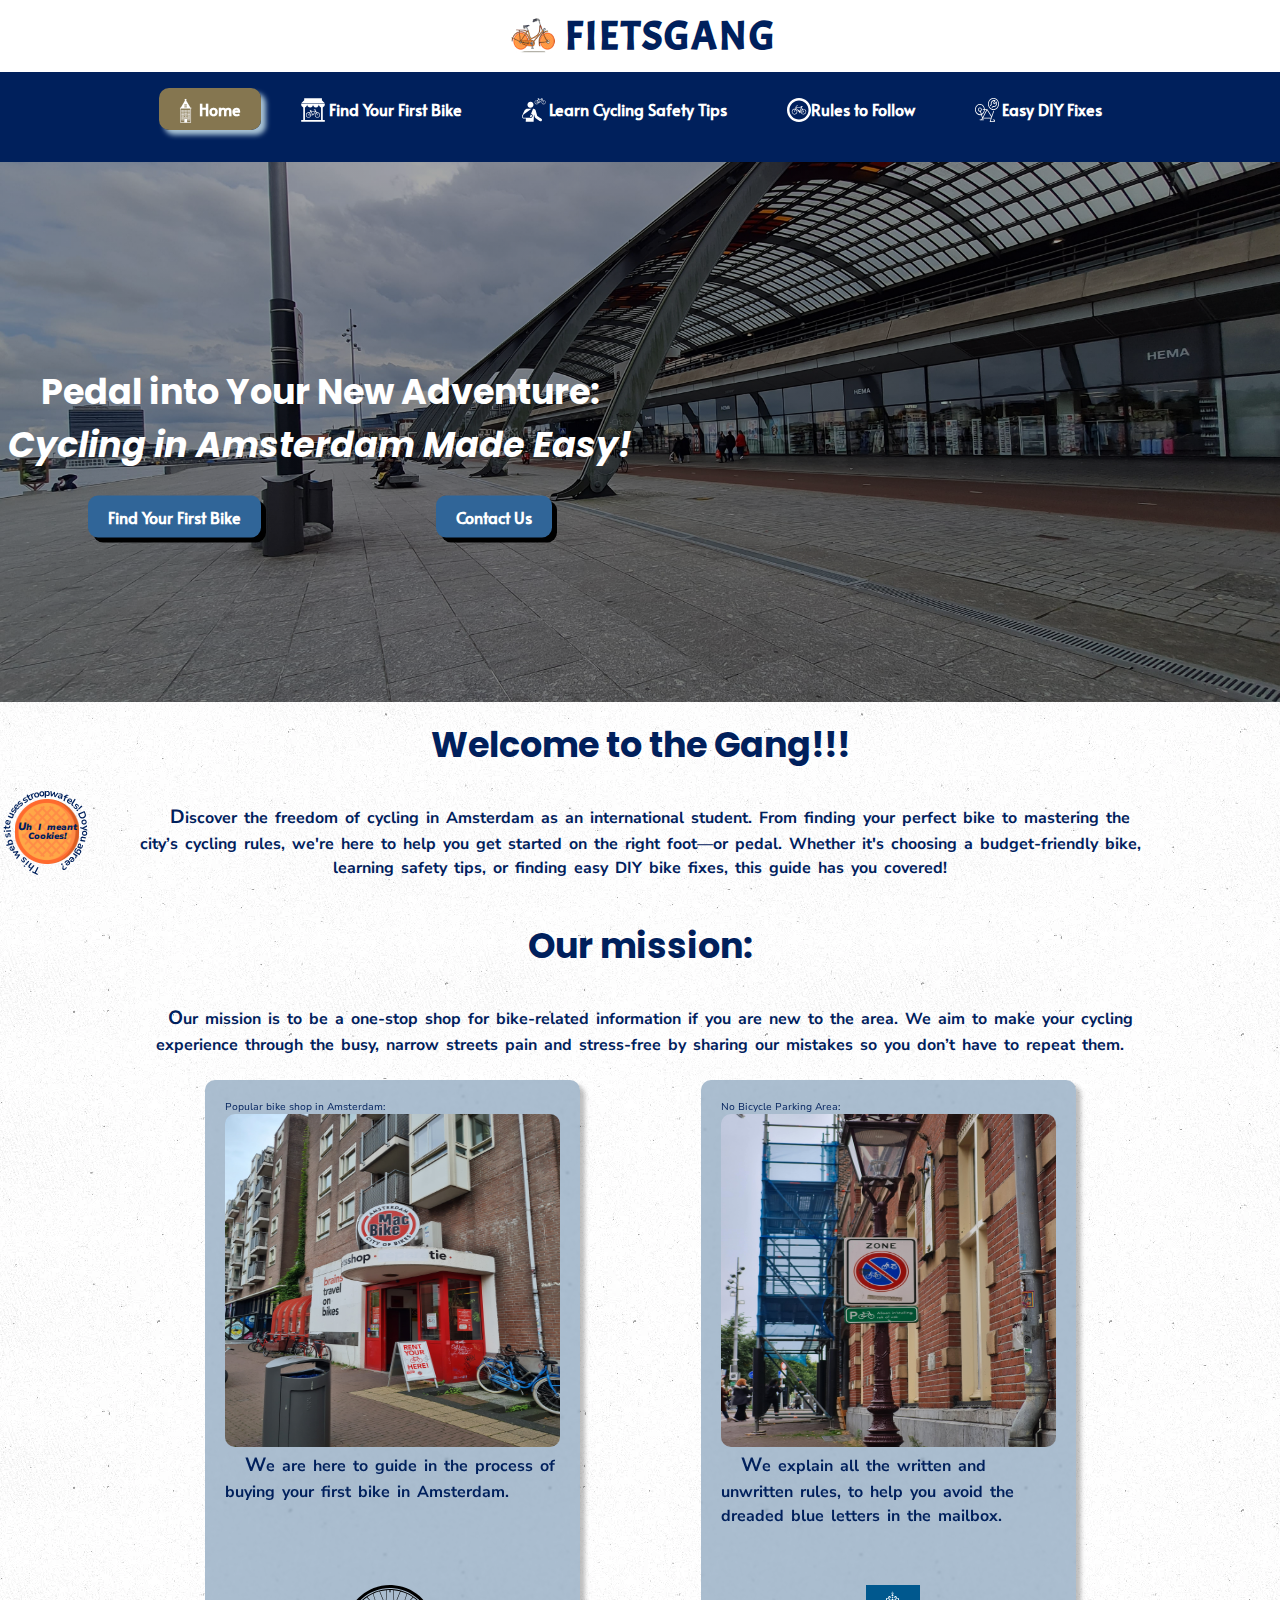
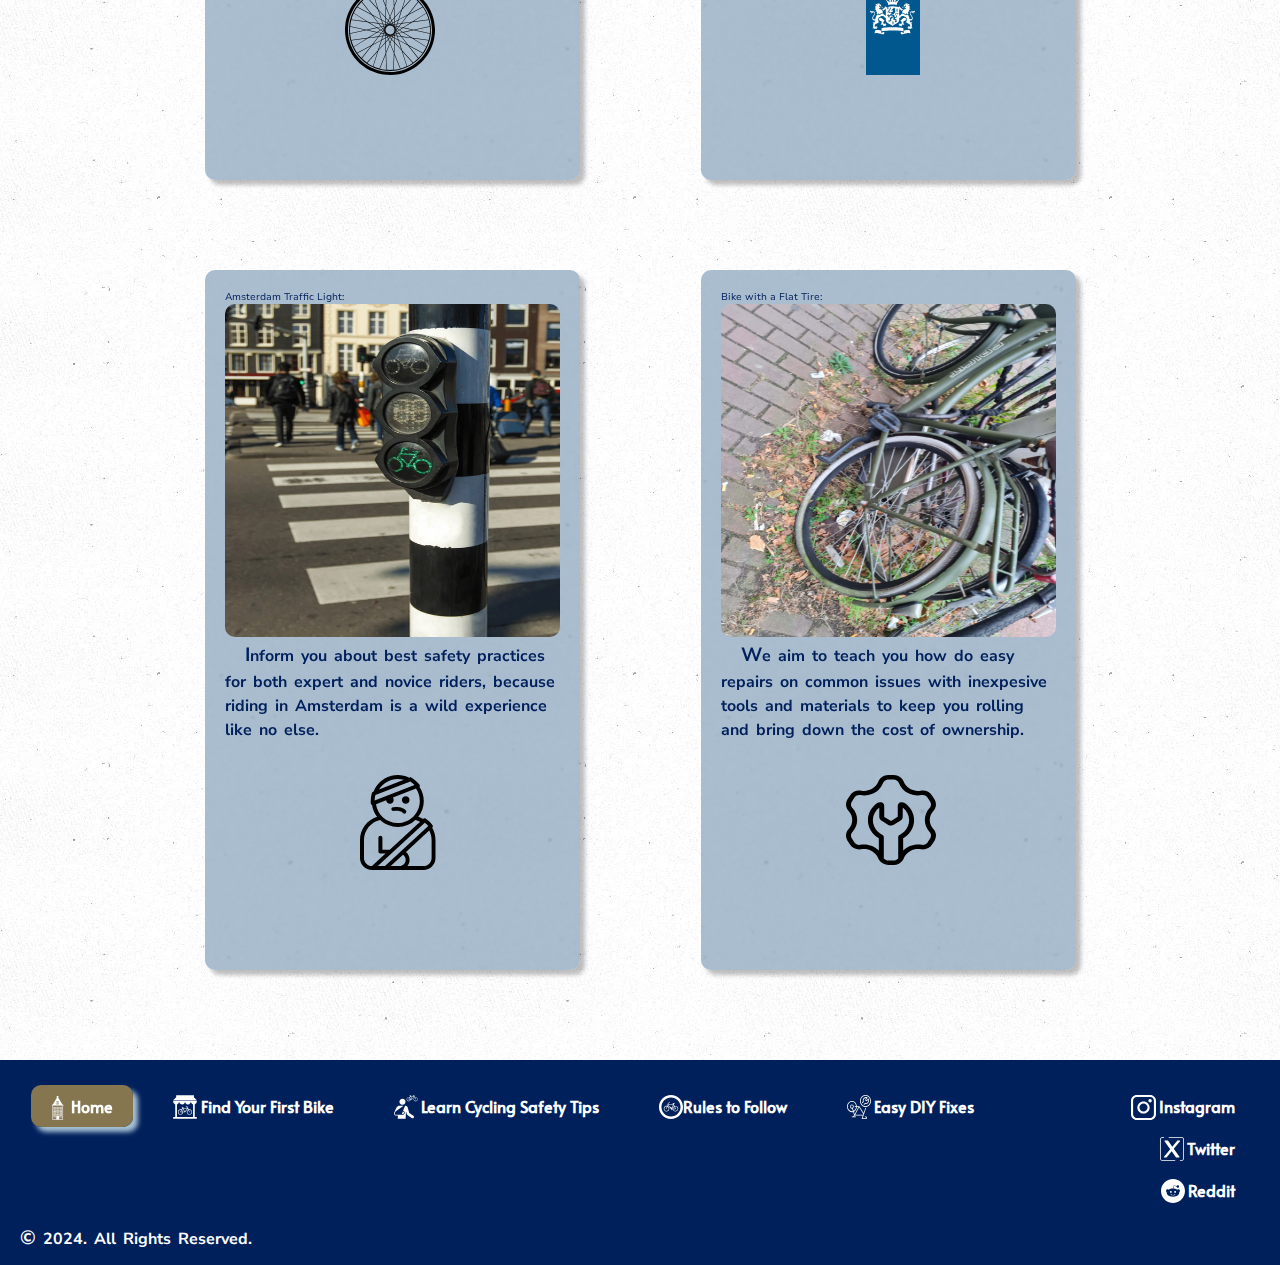
<file: index.html>
<!DOCTYPE html>
<html lang="en">
<head>
    <meta charset="UTF-8">
    <meta name="viewport" content="width=device-width, initial-scale=1.0">
    <meta name="author" content="Milen Savov">
    <meta name="description" content="This is a sample
website created to demonstrate my HTML and CSS skills in our WebMarkup class.">
    <meta name="keywords" content="HTML, CSS, Web
Design, Example, WebMarkup, Stroopwafel, Cycling, Amsterdam">
    <title>Fietsgang</title>
    <link rel="preconnect" href="https://fonts.googleapis.com">
<link rel="preconnect" href="https://fonts.gstatic.com" crossorigin>
<link href="https://fonts.googleapis.com/css2?family=Acme&family=Alata&family=Nunito+Sans:opsz,wght@6..12,200..1000&family=Poppins:ital,wght@0,100;0,200;0,300;0,400;0,500;0,600;0,700;0,800;0,900;1,100;1,200;1,300;1,400;1,500;1,600;1,700;1,800;1,900&display=swap" rel="stylesheet">
    <link rel="icon" type="image/png" href="Img/favicon-32x32.png">
    <link rel="stylesheet" type="text/css" href="css/style.css" />
    <link rel="stylesheet" type="text/css" href="css/styleAnimations.css" />
</head>
<body>
    <a class="logoToHome" href="index.html">
    <header class="logo">
        <img class="logopic" src="./Img/Logopic.png" alt="logopic" title="Bike with Stroopwaflewheels">
        <h1>Fietsgang</h1>
    </header>
    </a>

    <article class="cookies">
        <aside class="popUp">
        <p>
            <strong>Uh I meant Cookies!</strong>
        </p>
    </aside>
    </article>

    <header class="navbartop">
        <nav>
            <ul> 
                <li><a id="activeNav" class="homeButton" href="index.html">Home</a></li>
                <li><a class="shoppingButton" href="ShoppingPage.html">Find Your First Bike</a></li>
                <li><a class="safetyButton" href="SafetyPage.html">Learn Cycling Safety Tips</a></li>
                <li><a class="rulesButton" href="RulesPage.html">Rules to Follow</a></li>
                <li><a class="repairsButton" href="RepairsPage.html">Easy DIY Fixes</a></li>
            </ul>
        </nav>
    </header>
    <main>
    <section>
        <article id="heroImageHome" class="hero-image">
            <article class="hero-text">
                <h2>Pedal into Your New Adventure: <em>Cycling in Amsterdam Made Easy!</em></h2>
                <a href="ShoppingPage.html" class="CTAButtons">Find Your First Bike</a><a href="ContactPage.html" class="CTAButtons">Contact Us</a>
            </article>
        </article>
    
        <article class="heroMobile">
            <article class="heroTextMobile">
                <img id="imageHeroMobile" src="./Img/CentralBack.jpg" alt="CentraalStation" title="CentraalStationBikeLane">
                <h2>Pedal into Your New Adventure: <em>Cycling in Amsterdam Made Easy!</em></h2>
                <a href="ShoppingPage.html" class="CTAButtons">Find Your First Bike</a><a href="ContactPage.html" class="CTAButtons">Contact Us</a>
            </article>
        </article>
    </section>
    
   

       <section class="welcome-section">
        <article class="sectioncentring">
            <header class="welcome-section__intro">
                <h2 class="section-title">Welcome to the Gang!!!</h2>
            </header>
            <article class="welcome-section__body">
            <p>Discover the freedom of cycling in Amsterdam as an international student. 
                From finding your perfect bike to mastering the city’s cycling rules, 
                we're here to help you get started on the right foot—or pedal. Whether 
                it's choosing a budget-friendly bike, learning safety tips, or finding 
                easy DIY bike fixes, this guide has you covered! </p>
            </article>
        </article>
       </section>
       
       <section class="mission">
        <article class="sectioncentring">
            <header>
                <h2 class="section-title">Our mission:</h2>
            </header>
            <article>
                <p>Our mission is to be a one-stop shop for bike-related 
                information if you are new to the area. We aim to make your cycling 
                experience through the busy, narrow streets pain and stress-free 
                by sharing our mistakes so you don’t have to repeat them. </p>
            </article>
        </article>
       </section>
    
        <section class="mission-section__body">
            <article class="infoCard">
                <header id="svgHomePage1" class="svgBackground"></header>
                <figure><figcaption>Popular bike shop in Amsterdam:</figcaption><img class="infoCardPic" src="./Img/BikeShop.jpg" alt="AmsterdamBikeShop" title="MacBike"></figure>
            <p>We are here to guide in the process of buying your first bike in Amsterdam.
            </p>
            </article>
            <article class="infoCard">
                <header id="svgHomePage2" class="svgBackground"></header>
                <figure><figcaption>No Bicycle Parking Area:</figcaption><img class="infoCardPic" src="./Img/Sign.jpg" alt="NoparkingZone" title="NoparkingZoneSign"></figure>
                <p>We explain all the written and unwritten rules, to help you avoid
                the dreaded blue letters in the mailbox.
            </p>
            </article>
            <article class="infoCard">
                <header id="svgHomePage3" class="svgBackground"></header>
                <figure><figcaption>Amsterdam Traffic Light:</figcaption><img class="infoCardPic" src="./Img/TrafficLifgtFinal.webp" alt="safety" title="AmsTrafficLight"></figure>
            <p>Inform you about best safety practices for both expert and novice riders,
                because riding in Amsterdam is a wild experience like no else.
            </p>
            </article>
        
            <article class="infoCard">
                <header id="svgHomePage4" class="svgBackground"></header>
                <figure><figcaption>Bike with a Flat Tire:</figcaption><img id="rotatePic" class="infoCardPic" src="./Img/BrokenBike.jpg" alt="repair" title="BrokenDownBike"></figure>
            <p id="noppmargin">We aim to teach you how do easy repairs on common issues with
                inexpesive tools and materials to keep you rolling and bring down
                the cost of ownership.
            </p>
            </article>
           
        </section>
       
    
       <footer>
        <nav class="nav-bottom">
            <ul>
                <li><a id="activeFooter" class="homeButton" href="index.html">Home</a></li>
                <li><a class="shoppingButton" href="ShoppingPage.html">Find Your First Bike</a></li>
                <li><a class="safetyButton" href="SafetyPage.html">Learn Cycling Safety Tips</a></li>
                <li><a class="rulesButton" href="RulesPage.html">Rules to Follow</a></li>
                <li><a class="repairsButton" href="RepairsPage.html">Easy DIY Fixes</a></li>
            </ul>
        </nav>
        <aside class="side-socials">
            <ul class="socials-list">
                <li><a id="instagram" class="socials-items" href="https://www.instagram.com/?hl=en">Instagram</a></li>
                <li><a id="twitter" class="socials-items" href="https://x.com/buitengebieden">Twitter</a></li>
                <li><a id="reddit" class="socials-items" href="https://www.reddit.com/r/bikewrench/">Reddit</a></li>
            </ul>
        </aside>
        <p class="rights">&copy; 2024. All Rights Reserved.</p>
       </footer>
    </main>
</body>
</html>
</file>
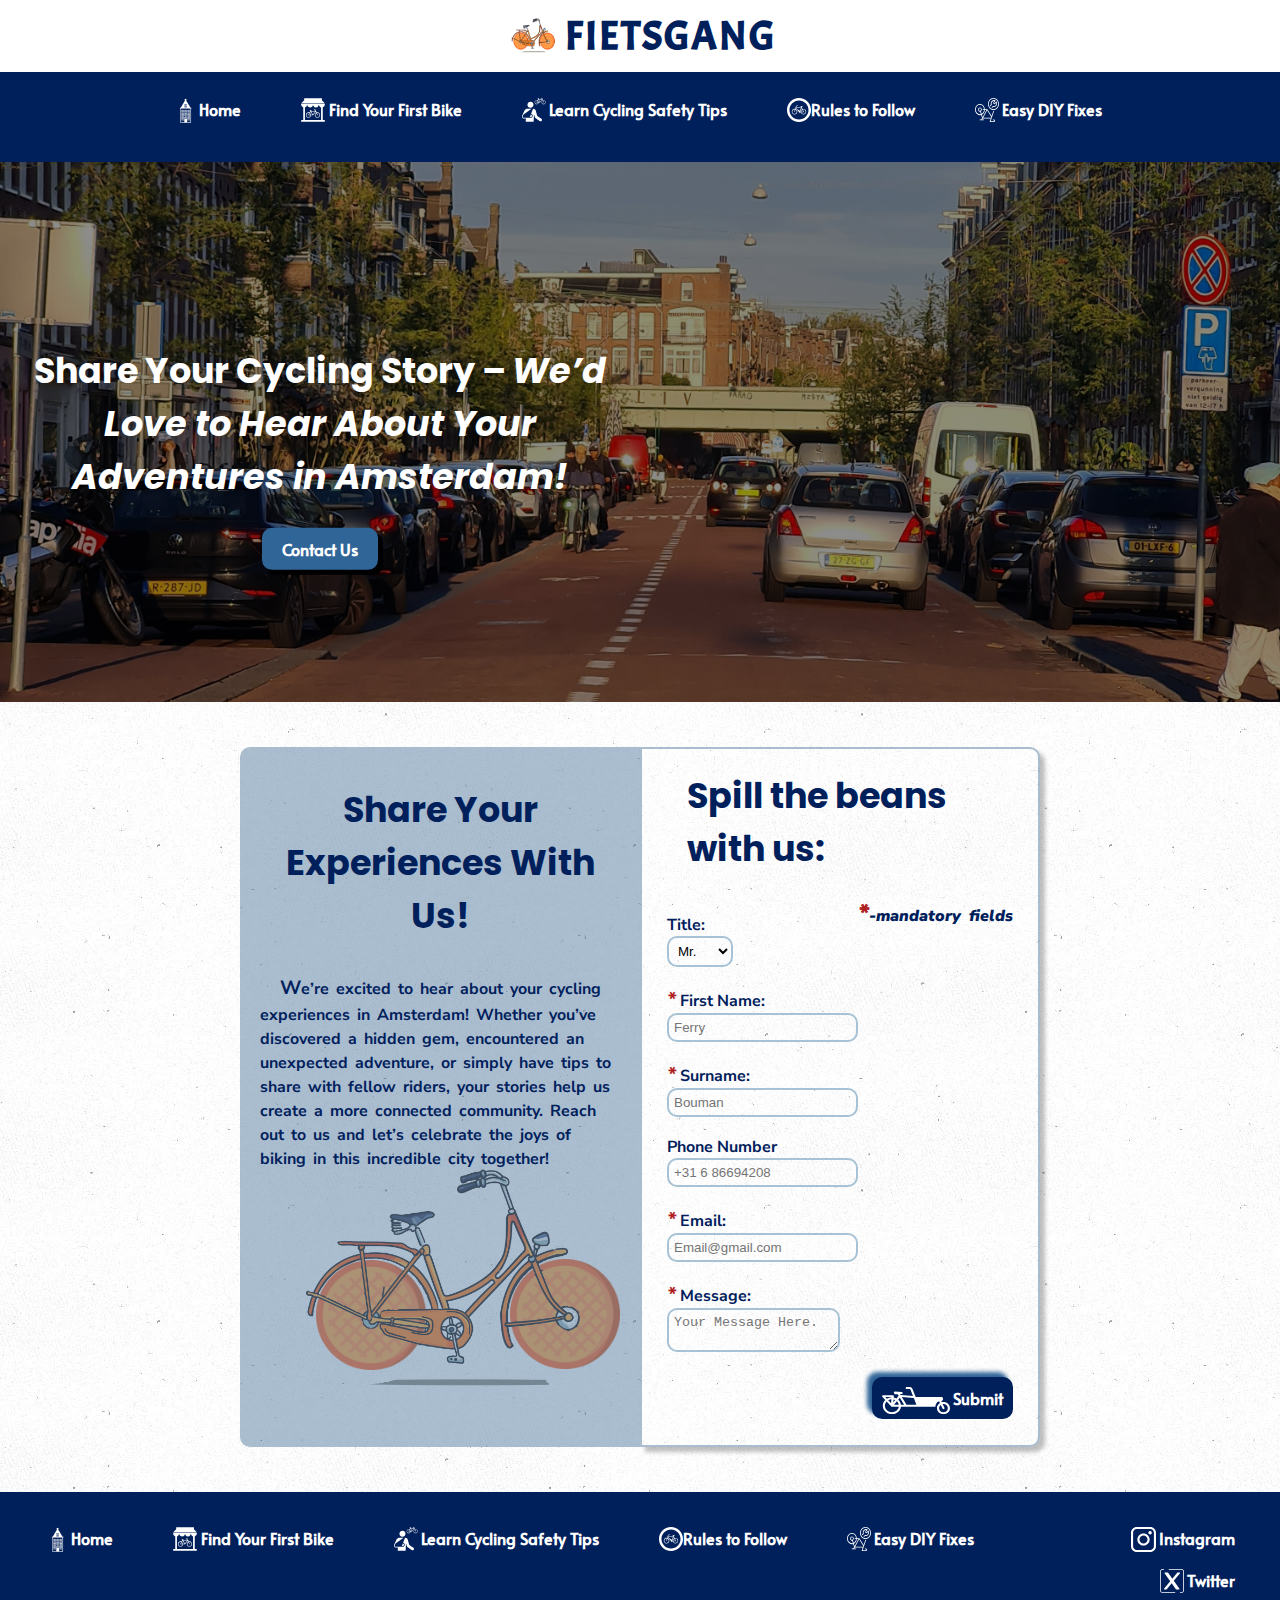
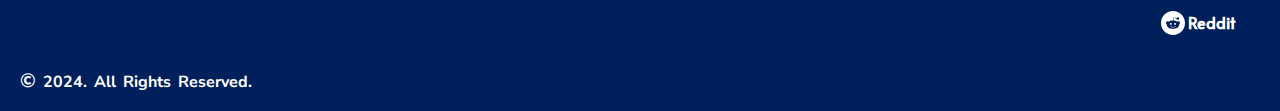
<file: ContactPage.html>
<!DOCTYPE html>
<html lang="en">
<head>
    <meta charset="UTF-8">
    <meta name="viewport" content="width=device-width, initial-scale=1.0">
    <meta name="author" content="Milen Savov">
    <meta name="description" content="This is a sample
website created to demonstrate my HTML and CSS skills.">
    <meta name="keywords" content="HTML, CSS, Web
Design, Example, WebMarkup, Stroopwafel, Cycling, Amsterdam">
    <title>Contact Us</title>
    <link rel="preconnect" href="https://fonts.googleapis.com">
<link rel="preconnect" href="https://fonts.gstatic.com" crossorigin>
<link href="https://fonts.googleapis.com/css2?family=Acme&family=Alata&family=Nunito+Sans:opsz,wght@6..12,200..1000&family=Poppins:ital,wght@0,100;0,200;0,300;0,400;0,500;0,600;0,700;0,800;0,900;1,100;1,200;1,300;1,400;1,500;1,600;1,700;1,800;1,900&display=swap" rel="stylesheet">
    <link rel="icon" type="image/png" href="Img/favicon-32x32.png">
    <link rel="stylesheet" type="text/css" href="css/style.css" />
    <link rel="stylesheet" type="text/css" href="css/styleAnimations.css" />
</head>
<body>
    <a class="logoToHome" href="index.html">
        <header class="logo">
            <img class="logopic" src="./Img/Logopic.png" alt="logopic" title="Bike with Stroopwaflewheels">
            <h1>Fietsgang</h1>
        </header>
    </a>
    <header class="navbartop">
        <nav>
            <ul> 
                <li><a class="homeButton" href="index.html">Home</a></li>
                <li><a class="shoppingButton" href="ShoppingPage.html">Find Your First Bike</a></li>
                <li><a class="safetyButton" href="SafetyPage.html">Learn Cycling Safety Tips</a></li>
                <li><a class="rulesButton" href="RulesPage.html">Rules to Follow</a></li>
                <li><a class="repairsButton" href="RepairsPage.html">Easy DIY Fixes</a></li>
            </ul>
        </nav>
    </header>
    <main>
    <section>
        <article id="heroImageContactUs" class="hero-image">
            <article class="hero-text">
                <h2>Share Your Cycling Story – <em>We’d Love to Hear About Your Adventures in Amsterdam!</em></h2>
                <a href="ContactPage.html" id="cTaActiv" class="CTAButtons">Contact Us</a>
            </article>
        </article>

        <article class="heroMobile">
            <article class="heroTextMobile">
                <img id="imageHeroMobile6" src="./Img/Contactusbanner2.jpg" alt="Dappermarkt" title="Dappermarkt">
                <h2>Share Your Cycling Story – <em>We’d Love to Hear About Your Adventures in Amsterdam!</em></h2>
                <a href="ContactPage.html" class="CTAButtons">Contact Us</a>
            </article>
        </article>
    </section>
    

    <section class="contactInfo">
        <article class="contactInfoContent">
            <header><h2>Share Your Experiences With Us!</h2></header>
            <p>We’re excited to hear about your cycling experiences in Amsterdam! Whether you’ve discovered 
                a hidden gem, encountered an unexpected adventure, or simply have tips to share with fellow riders, 
                your stories help us create a more connected community. Reach out to us and let’s celebrate the joys 
                of biking in this incredible city together!
            </p>
        <header>
            <img id="animatedLogo" src="./Img/NoWheels.png" alt="AnimatedLogo" title="BikewithStroopWheels">
            <img id="frontWheel" class="stroopwheels" src="./Img/Stroop.png" alt="Stroopwaflewheels" title="FrontStroopWheel">
            <img id="backWheel" class="stroopwheels" src="./Img/Stroop.png" alt="Stroopwaflewheels" title="BackStroopWheel">
        </header>
        </article>
        <article class="forms">
            <form action="https://coolinhollanddemo.azurewebsites.net/" method="post">
            <fieldset>
                <legend><h2>Spill the beans with us:</h2></legend>
                <p id="mandatoryfields"><strong><em class="aster">&ast;</em>-mandatory fields</strong></p>
                <label for="title">Title:</label>
                <select name="title" id="title">
                <option value="Mr.">Mr.</option>
                <option value="Ms.">Ms.</option>
                <option value="Mrs.">Mrs.</option>
                <option value="Miss.">Miss.</option>
                <option value="Dr.">Dr.</option>
                </select>

                <label for="fname"><em class="aster">&ast;</em> First Name:</label>
                <input type="text" id="fname" name="fname" placeholder="Ferry" required>

                <label for="lname"><em class="aster">&ast;</em> Surname:</label>
                <input type="text" id="lname" name="lname" placeholder="Bouman" required>

                <label for="phoneNumber">Phone Number</label>
                <input type="tel" id="phoneNumber" name="phoneNumber" placeholder="+31 6 86694208">

                <label for="email"><em class="aster">&ast;</em> Email:</label>
                <input type="email" id="email" name="email" placeholder="Email@gmail.com" required>


                <label for="message"><em class="aster">&ast;</em> Message:</label>
                <textarea name="message" id="message" placeholder="Your Message Here." required></textarea>
                
            
                <button id="submitbutton" type="submit">Submit</button>
            </fieldset>

               
            </form>
        </article>
    </section>
       
      
       <footer>
        <nav class="nav-bottom">
            <ul>
                <li><a class="homeButton" href="index.html">Home</a></li>
                <li><a class="shoppingButton" href="ShoppingPage.html">Find Your First Bike</a></li>
                <li><a class="safetyButton" href="SafetyPage.html">Learn Cycling Safety Tips</a></li>
                <li><a class="rulesButton" href="RulesPage.html">Rules to Follow</a></li>
                <li><a class="repairsButton" href="RepairsPage.html">Easy DIY Fixes</a></li>
            </ul>
        </nav>
        <aside class="side-socials">
            <ul class="socials-list">
                <li><a id="instagram" class="socials-items" href="https://www.instagram.com/?hl=en">Instagram</a></li>
                <li><a id="twitter" class="socials-items" href="https://x.com/buitengebieden">Twitter</a></li>
                <li><a id="reddit" class="socials-items" href="https://www.reddit.com/r/bikewrench/">Reddit</a></li>
            </ul>
        </aside>
        <p class="rights">&copy; 2024. All Rights Reserved.<p>
       </footer>
    </main>
</body>
</html>
</file>
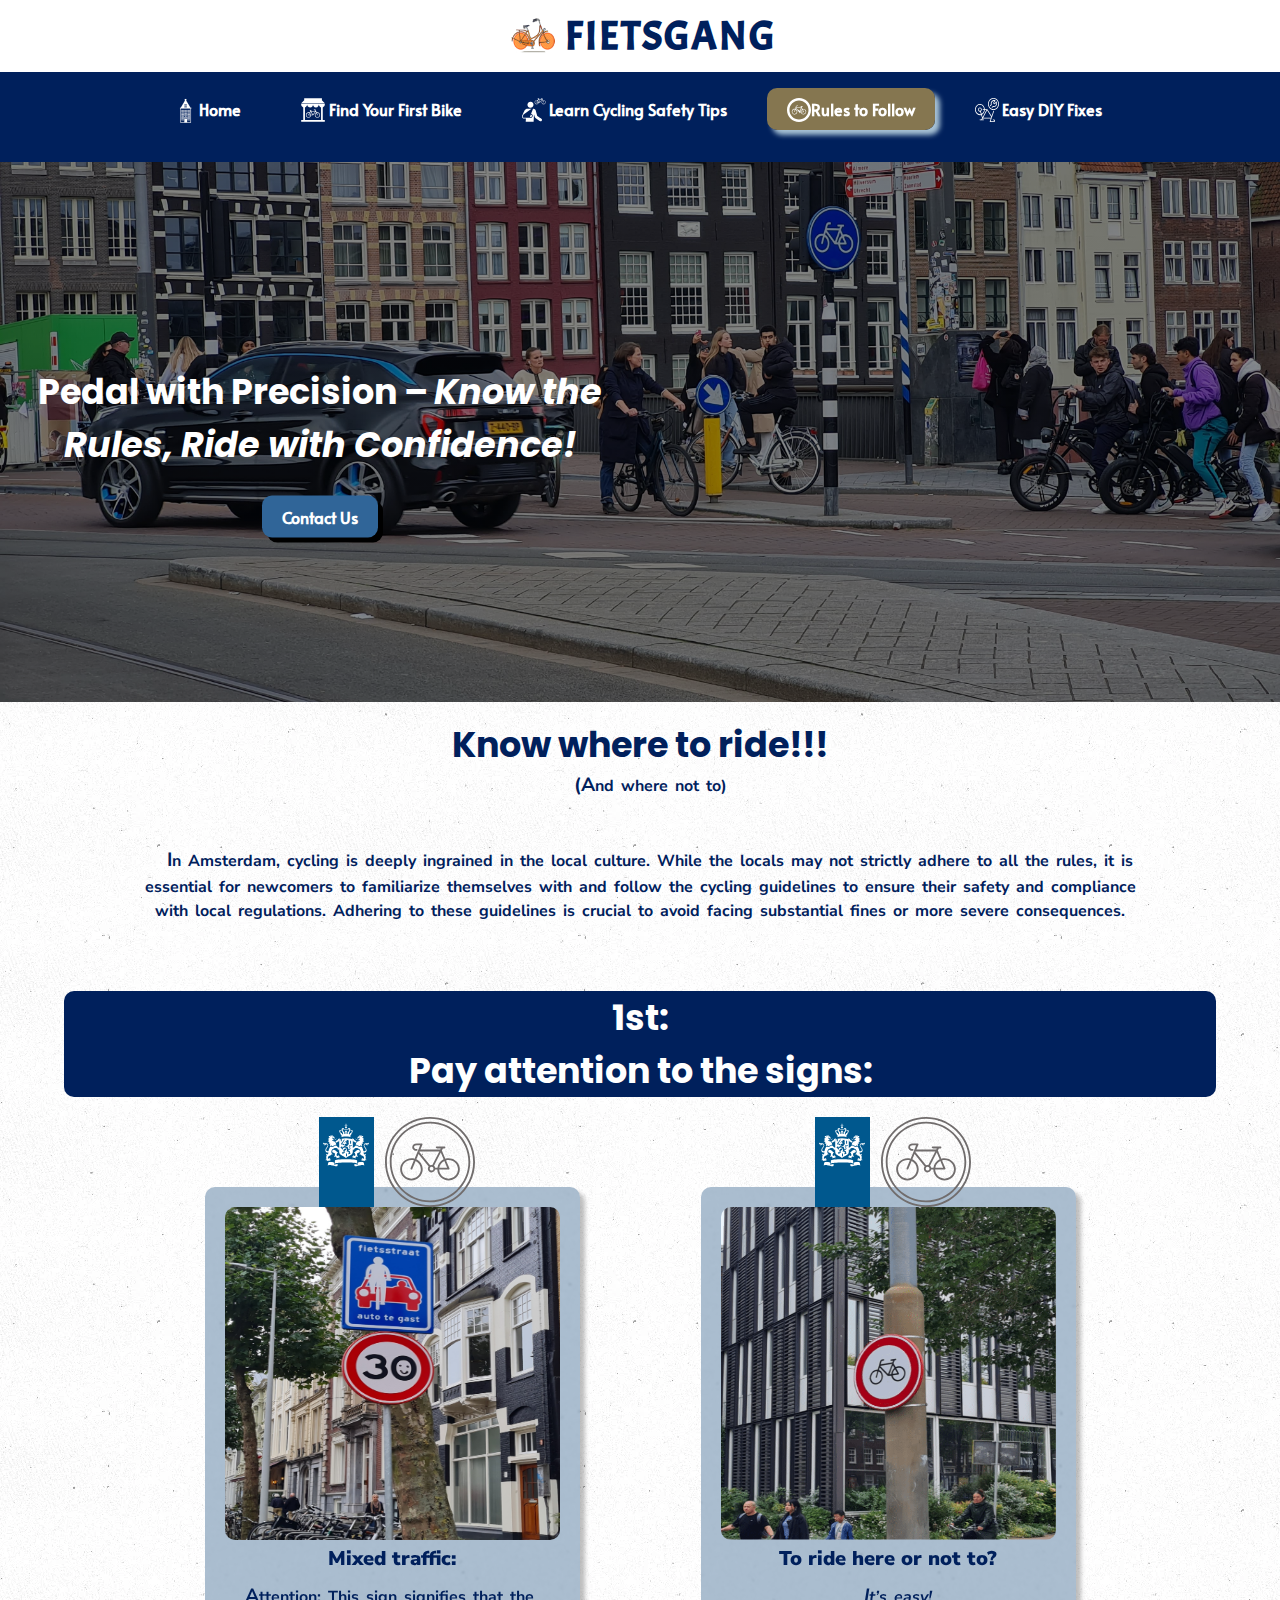
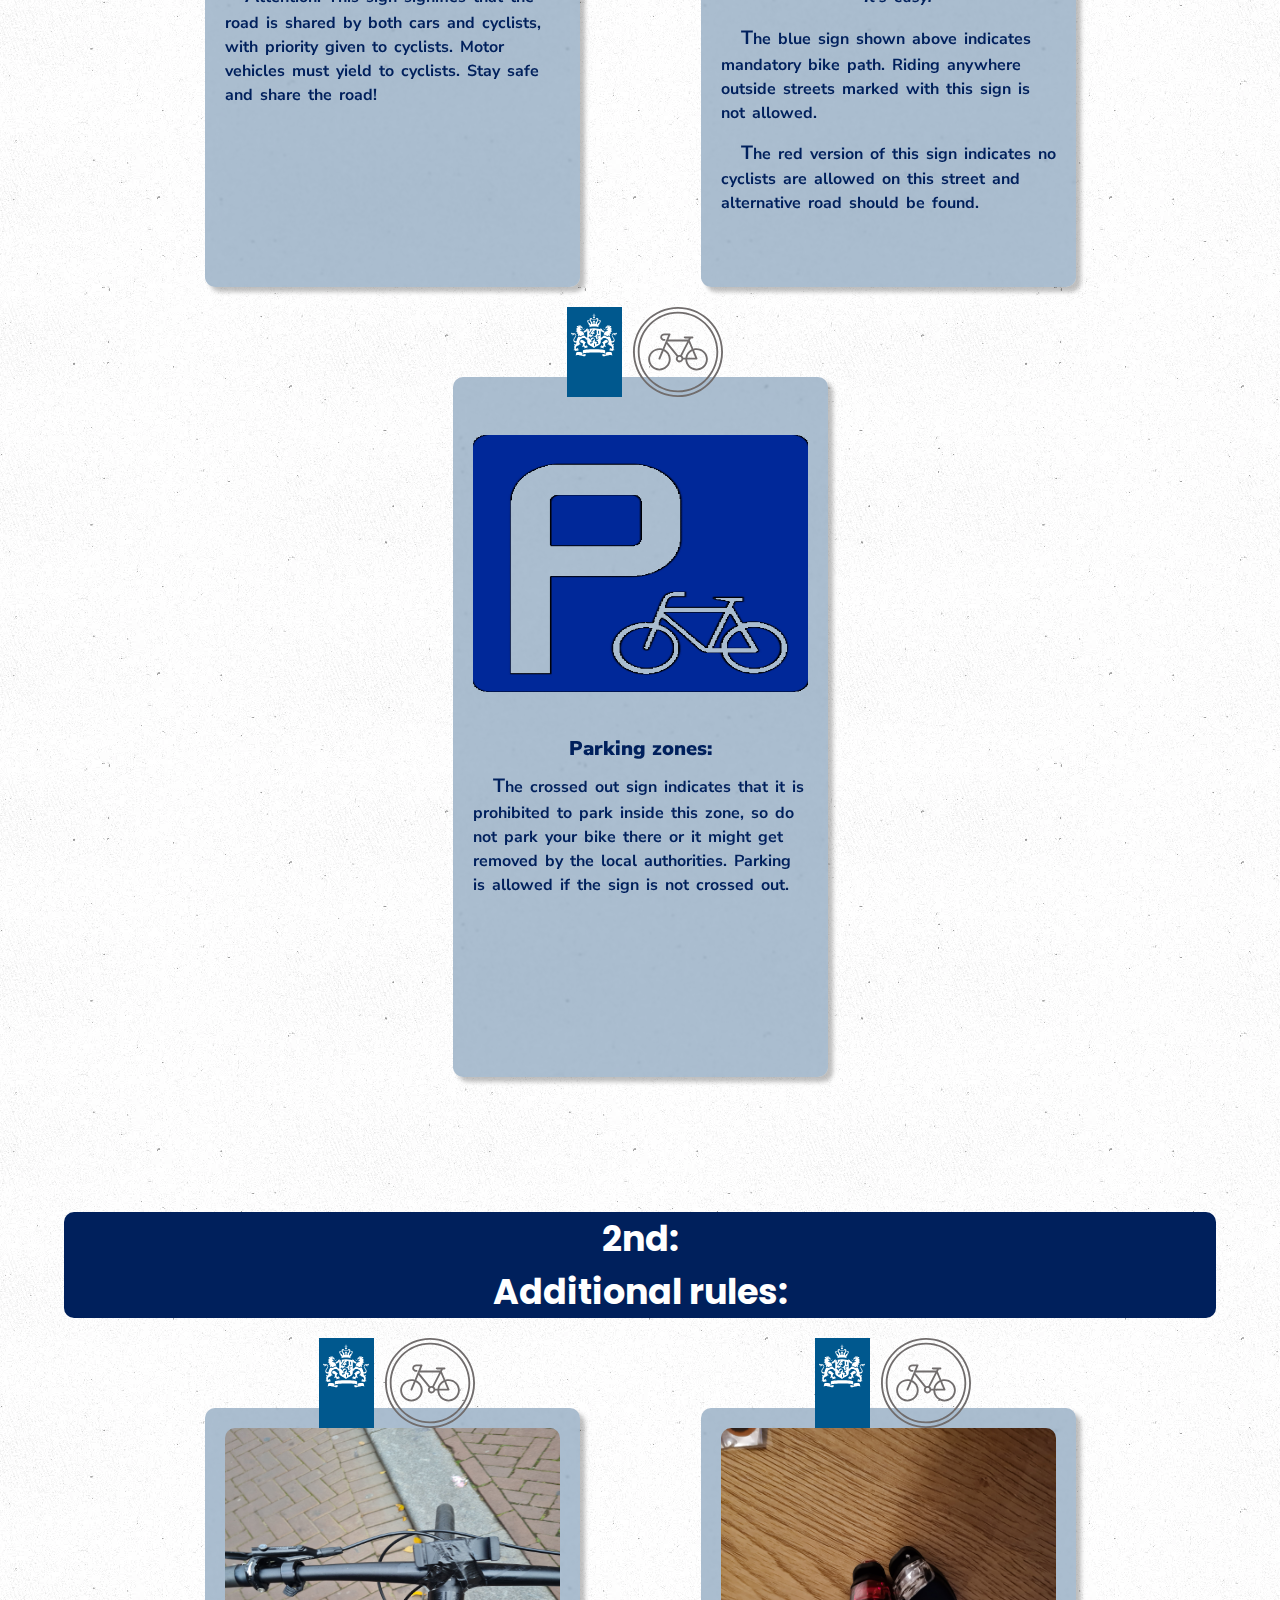
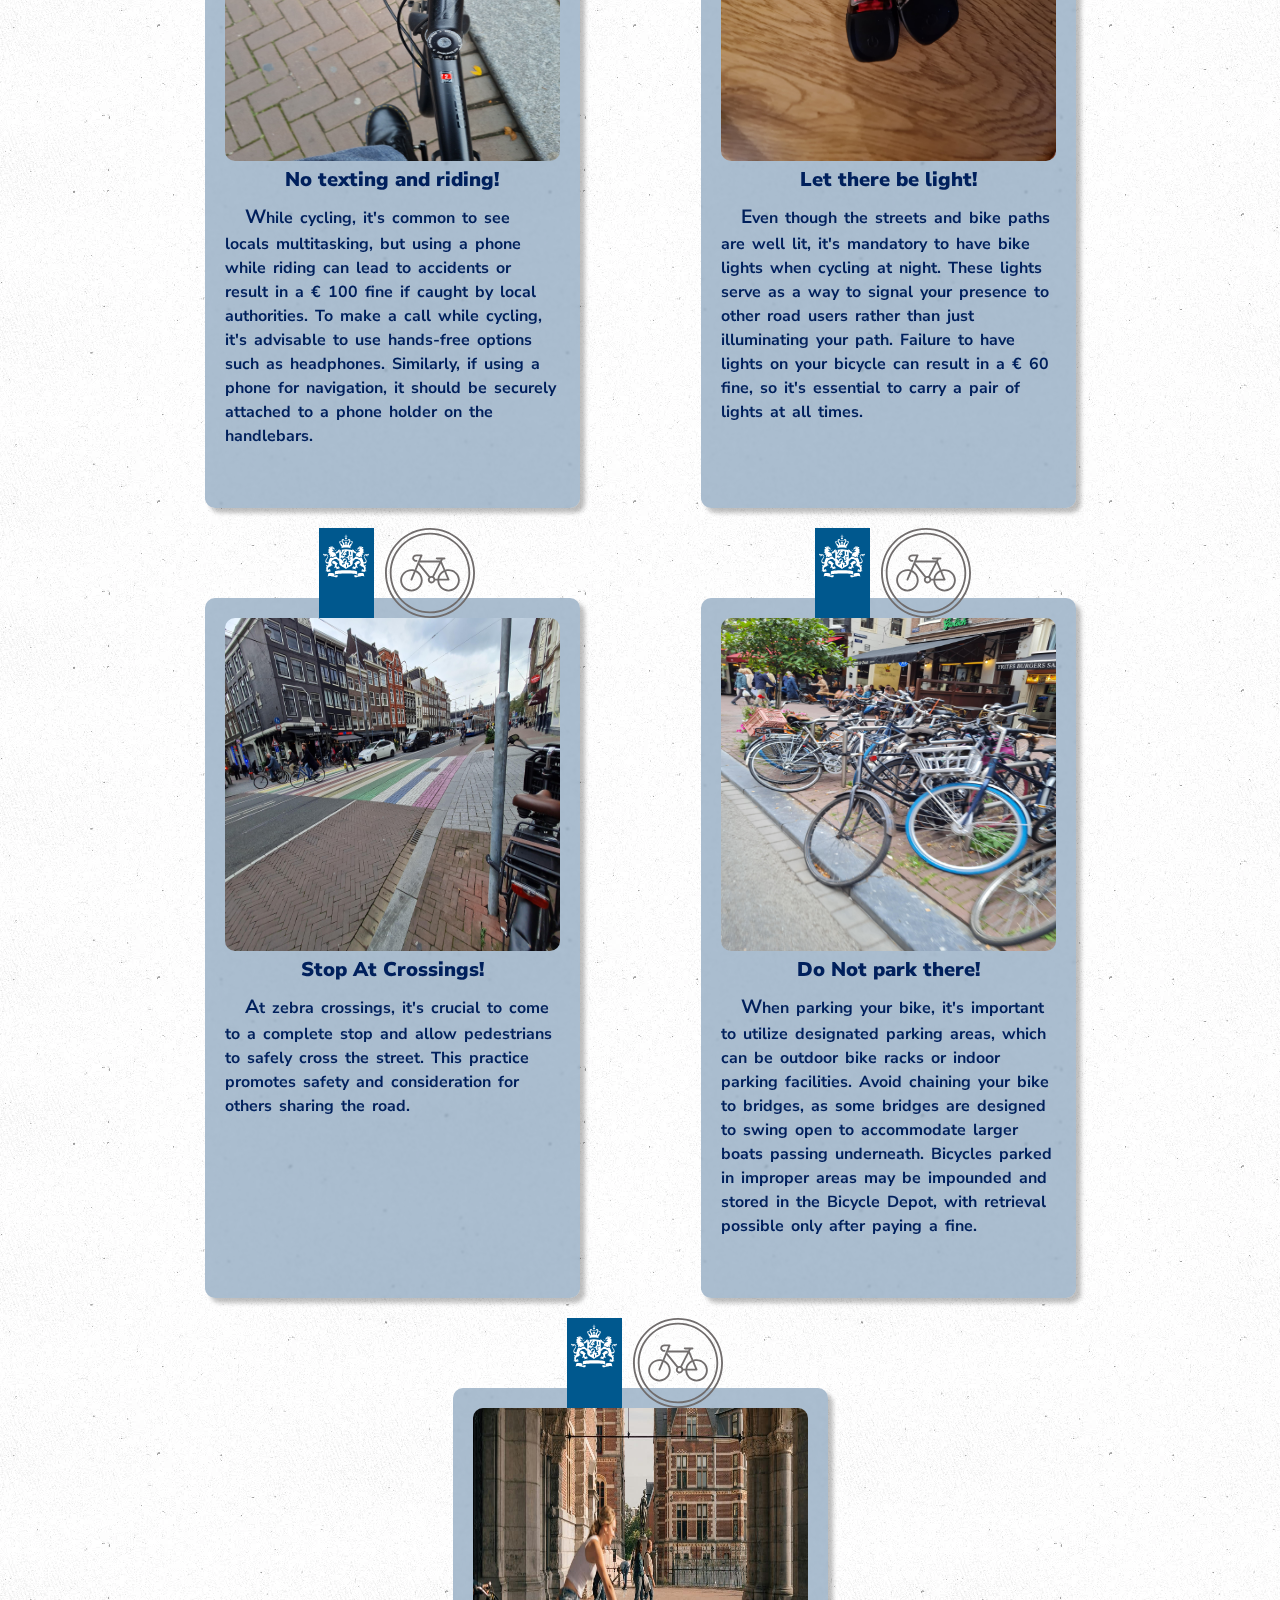
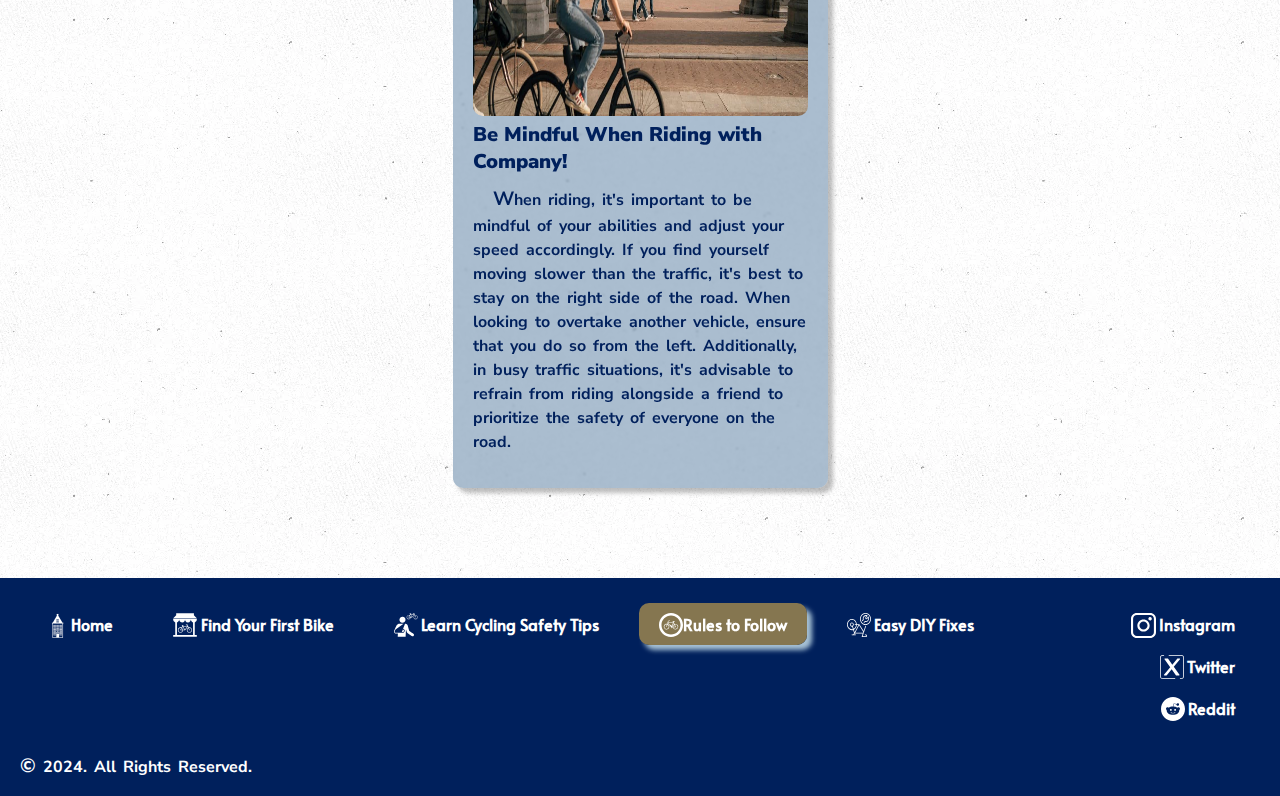
<file: RulesPage.html>
<!DOCTYPE html>
<html lang="en">
<head>
    <meta charset="UTF-8">
    <meta name="viewport" content="width=device-width, initial-scale=1.0">
    <meta name="author" content="Milen Savov">
    <meta name="description" content="This is a sample
website created to demonstrate my HTML and CSS skills.">
    <meta name="keywords" content="HTML, CSS, Web
Design, Example, WebMarkup, Stroopwafel, Cycling, Amsterdam">
    <title>Rules</title>
    <link rel="preconnect" href="https://fonts.googleapis.com">
<link rel="preconnect" href="https://fonts.gstatic.com" crossorigin>
<link href="https://fonts.googleapis.com/css2?family=Acme&family=Alata&family=Nunito+Sans:opsz,wght@6..12,200..1000&family=Poppins:ital,wght@0,100;0,200;0,300;0,400;0,500;0,600;0,700;0,800;0,900;1,100;1,200;1,300;1,400;1,500;1,600;1,700;1,800;1,900&display=swap" rel="stylesheet">
    <link rel="icon" type="image/png" href="Img/favicon-32x32.png">
    <link rel="stylesheet" type="text/css" href="css/style.css" />
</head>
<body>
    <a class="logoToHome" href="index.html">
        <header class="logo">
            <img class="logopic" src="./Img/Logopic.png" alt="logopic" title="Bike with Stroopwaflewheels">
            <h1>Fietsgang</h1>
        </header>
    </a>
    <header class="navbartop">
        <nav>
            <ul> 
                <li><a class="homeButton" href="index.html">Home</a></li>
                <li><a class="shoppingButton" href="ShoppingPage.html">Find Your First Bike</a></li>
                <li><a class="safetyButton" href="SafetyPage.html">Learn Cycling Safety Tips</a></li>
                <li><a id="activeNav" class="rulesButton" href="RulesPage.html">Rules to Follow</a></li>
                <li><a class="repairsButton" href="RepairsPage.html">Easy DIY Fixes</a></li>
            </ul>
        </nav>
    </header>
    <main>
    <section>
        <article id="heroImageRules"  class="hero-image">
        <article class="hero-text">
            <h2>Pedal with Precision – <em>Know the Rules, Ride with Confidence!</em></h2>
            <a href="ContactPage.html" class="CTAButtons">Contact Us</a>
            </article>
        </article>

        <article class="heroMobile">
            <article class="heroTextMobile">
                <img id="imageHeroMobile4" src="./Img/RulesBanner.jpg" alt="BusyTraffic" title="Traffic">
                <h2>Pedal with Precision – <em>Know the Rules, Ride with Confidence!</em></h2>
                <a href="ContactPage.html" class="CTAButtons">Contact Us</a>
            </article>
        </article>
    </section>
    
        <section class="welcome-section">
            <article class="sectioncentring">
                <header class="welcome-section__intro">
                    <h2 class="section-title">Know where to ride!!!
                    </h2>
                    <p> (And where not to)</p>
                </header>
                <article class="welcome-section__body">
                <p>In Amsterdam, cycling is deeply ingrained in the local culture. While the locals may not strictly 
                    adhere to all the rules, it is essential for newcomers to familiarize themselves with and follow the cycling 
                    guidelines to ensure their safety and compliance with local regulations. Adhering to these guidelines is crucial 
                    to avoid facing substantial fines or more severe consequences.
                </p>
                </article>
            </article>
           </section>

           <section id="second-hand" class="content1">
            <header><h2>1st:</h2>
                <h2>Pay attention to the signs:</h2></header>
    
            <article class="infoCard">
                <header id="rules1" class="svgBackground"></header>
                <img src="./Img/SignRideAlong.jpg" alt="SignRideAlog" class="infoCardPic" title="SignRideAlog">
                <h3>Mixed traffic:
                    </h3>
                        <p>Attention: This sign signifies that the road is shared by both cars and cyclists, with priority given to 
                            cyclists. Motor vehicles must yield to cyclists. Stay safe and share the road!
                        </p>
                
            </article>

            <article class="infoCard">
                <header id="rules2" class="svgBackground"></header>
                <img src="./Img/SignGif.gif" alt="RideHereOrdont" class="infoCardPic" title="BikeLane">
                <h3>To ride here or not to?
                    </h3>
                        <p><em>It’s easy! </em></p>
                            <p>The blue sign shown above indicates mandatory bike path. Riding anywhere outside streets marked with this sign is not allowed.
                            </p>
                            
                            <p>The red version of this sign indicates no cyclists are allowed on this street and alternative road should be found.
                        </p>
                
            </article>
            
            <article class="infoCard">
                <header id="rules3" class="svgBackground"></header>
                <img src="./Img/ParkingGif.gif" alt="ParkingVsNoPrakingZone" class="infoCardPic" title="ParkingVsNoPrakingZone">
                <h3>Parking zones:
                    </h3>
                        <p>The crossed out sign indicates that it is prohibited to park inside this zone, so do not park your bike there or it might get removed 
                            by the local authorities. Parking is allowed if the sign is not crossed out.
                        </p>
                
            </article>

            <header><h2>2nd:</h2>
                <h2>Additional rules:</h2></header>

            <article class="infoCard">
                <header id="rules4" class="svgBackground"></header>
                <img src="./Img/PhoneHolder.jpg" alt="PhoneHolder" class="infoCardPic" title="PhoneHolder">
                <h3>No texting and riding!
                    </h3>
                        <p>While cycling, it's common to see locals multitasking, but using a phone while riding can lead to accidents or result in a &euro; 100 fine 
                            if caught by local authorities. To make a call while cycling, it's advisable to use hands-free options such as headphones. Similarly, 
                            if using a phone for navigation, it should be securely attached to a phone holder on the handlebars.
                        </p>
                
            </article>

            <article class="infoCard">
                <header id="rules5" class="svgBackground"></header>
                <img id="rotatePic" src="./Img/LightKit.jpg" alt="LightKit" class="infoCardPic" title="LightKit">
                <h3>Let there be light!
                    </h3>
                        <p>Even though the streets and bike paths are well lit, it's mandatory to have bike lights when cycling at night. These lights serve as a 
                            way to signal your presence to other road users rather than just illuminating your path. Failure to have lights on your bicycle can 
                            result in a &euro; 60 fine, so it's essential to carry a pair of lights at all times.
                        </p>
                
            </article>
            
            <article class="infoCard">
                <header id="rules6" class="svgBackground"></header>
                <img src="./Img/Zebra2.jpg" alt="Crosswalk" class="infoCardPic" title="Zebra">
                <h3>Stop At Crossings!
                    </h3>
                        <p>At zebra crossings, it's crucial to come to a complete stop and allow pedestrians to safely cross the street. This practice promotes 
                            safety and consideration for others sharing the road.
                        </p>
                
            </article>

            <article class="infoCard">
                <header id="rules7" class="svgBackground"></header>
                <img src="./Img/BikeRack1.jpg" alt="BikeParkingRack" class="infoCardPic" title="BikeParkingRack">
                <h3>Do Not park there!
                    </h3>
                        <p>When parking your bike, it's important to utilize designated parking areas, which can be outdoor bike racks or indoor parking facilities.
                             Avoid chaining your bike to bridges, as some bridges are designed to swing open to accommodate larger boats passing underneath. Bicycles 
                             parked in improper areas may be impounded and stored in the Bicycle Depot, with retrieval possible only after paying a fine.
                        </p>
                
            </article>

            <article class="infoCard">
                <header id="rules8" class="svgBackground"></header>
                <img src="./Img/rijk.jpg" alt="RijkMuseumTunnel" class="infoCardPic" title="RijkMuseumTunnel">
                <h3>Be Mindful When Riding with 
                    Company!
                    </h3>
                        <p>When riding, it's important to be mindful of your abilities and adjust your speed accordingly. If you find yourself moving slower than the traffic, 
                            it's best to stay on the right side of the road. When looking to overtake another vehicle, ensure that you do so from the left. Additionally, in busy traffic situations, it's advisable to refrain from riding alongside a friend to prioritize the safety of everyone on the road.
                        </p>
                
            </article>

        </section>
       
      
       <footer>
        <nav class="nav-bottom">
            <ul>
                <li><a class="homeButton" href="index.html">Home</a></li>
                <li><a class="shoppingButton" href="ShoppingPage.html">Find Your First Bike</a></li>
                <li><a class="safetyButton" href="SafetyPage.html">Learn Cycling Safety Tips</a></li>
                <li><a id="activeFooter" class="rulesButton" href="RulesPage.html">Rules to Follow</a></li>
                <li><a class="repairsButton" href="RepairsPage.html">Easy DIY Fixes</a></li>
            </ul>
        </nav>
        <aside class="side-socials">
            <ul class="socials-list">
                <li><a id="instagram" class="socials-items" href="https://www.instagram.com/?hl=en">Instagram</a></li>
                <li><a id="twitter" class="socials-items" href="https://x.com/buitengebieden">Twitter</a></li>
                <li><a id="reddit" class="socials-items" href="https://www.reddit.com/r/bikewrench/">Reddit</a></li>
            </ul>
        </aside>
        <p class="rights">&copy; 2024. All Rights Reserved.<p>
       </footer>
    </main>
</body>
</html>
</file>
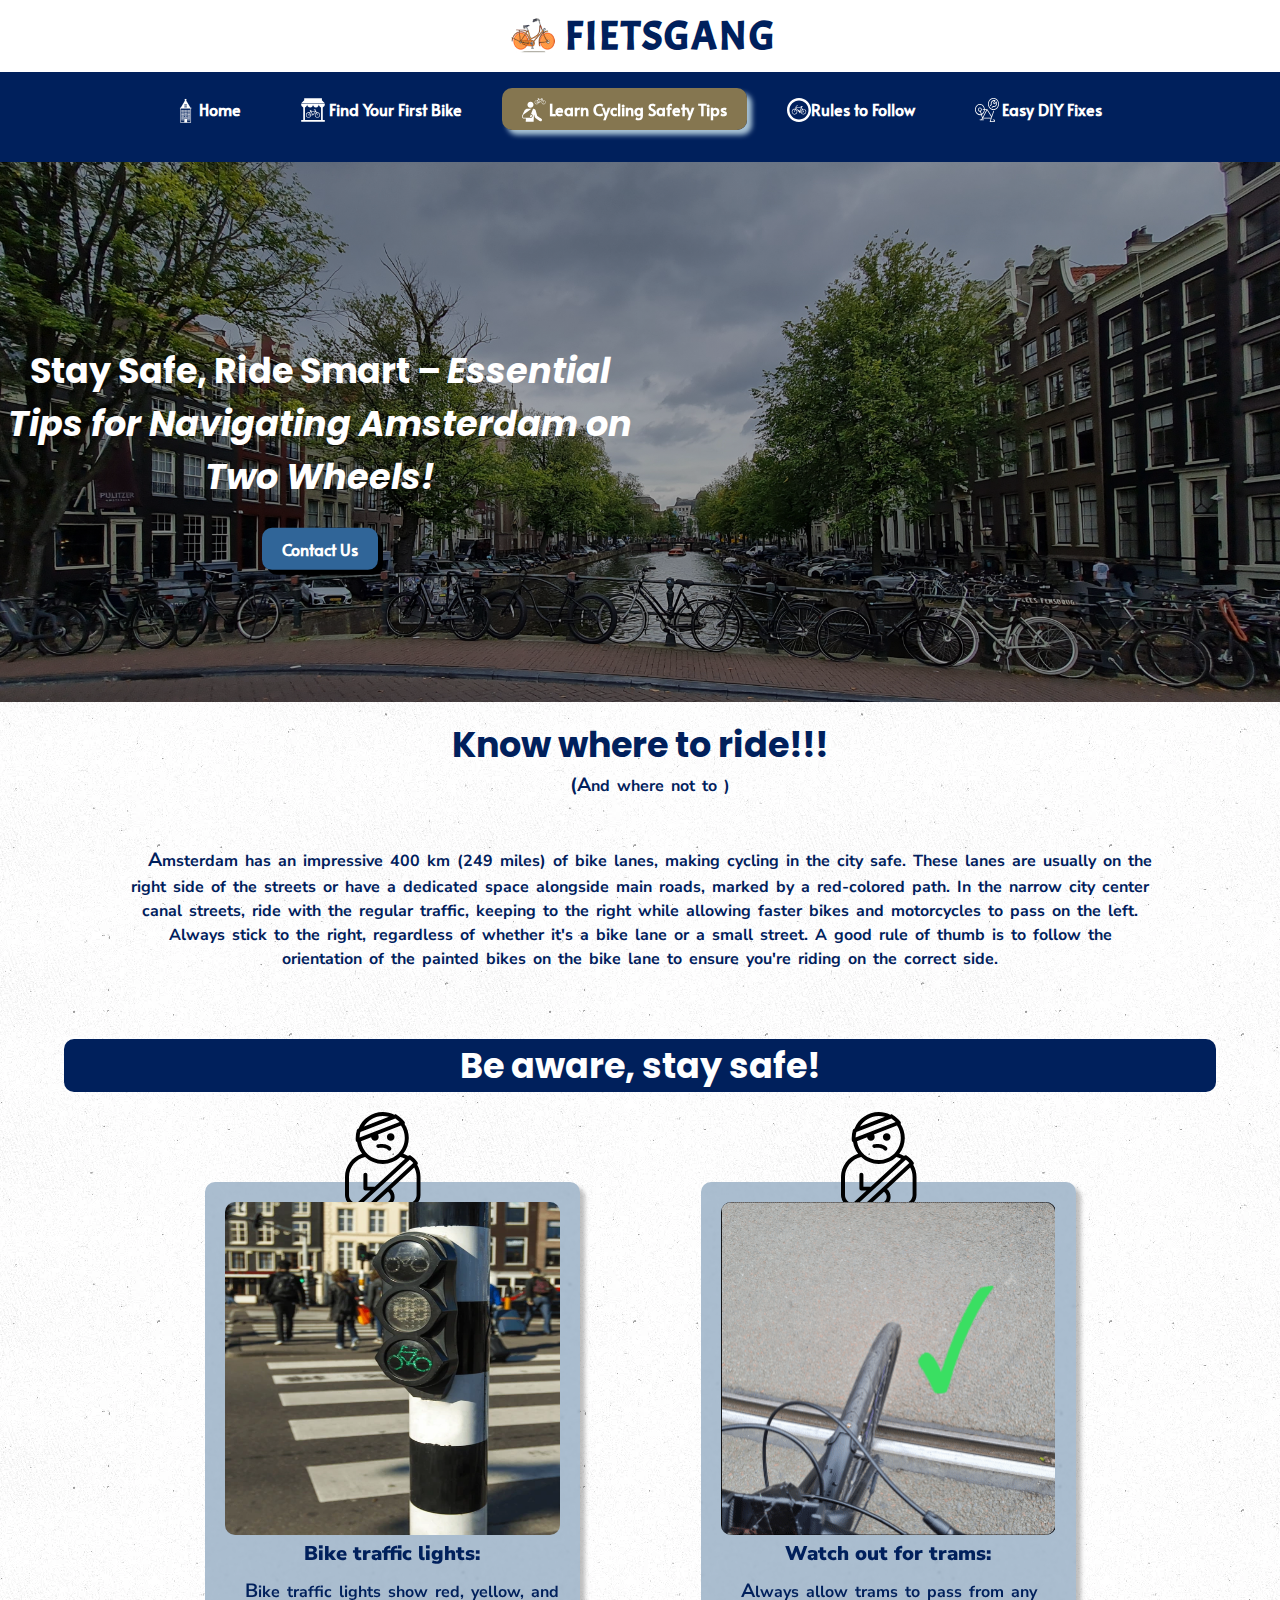
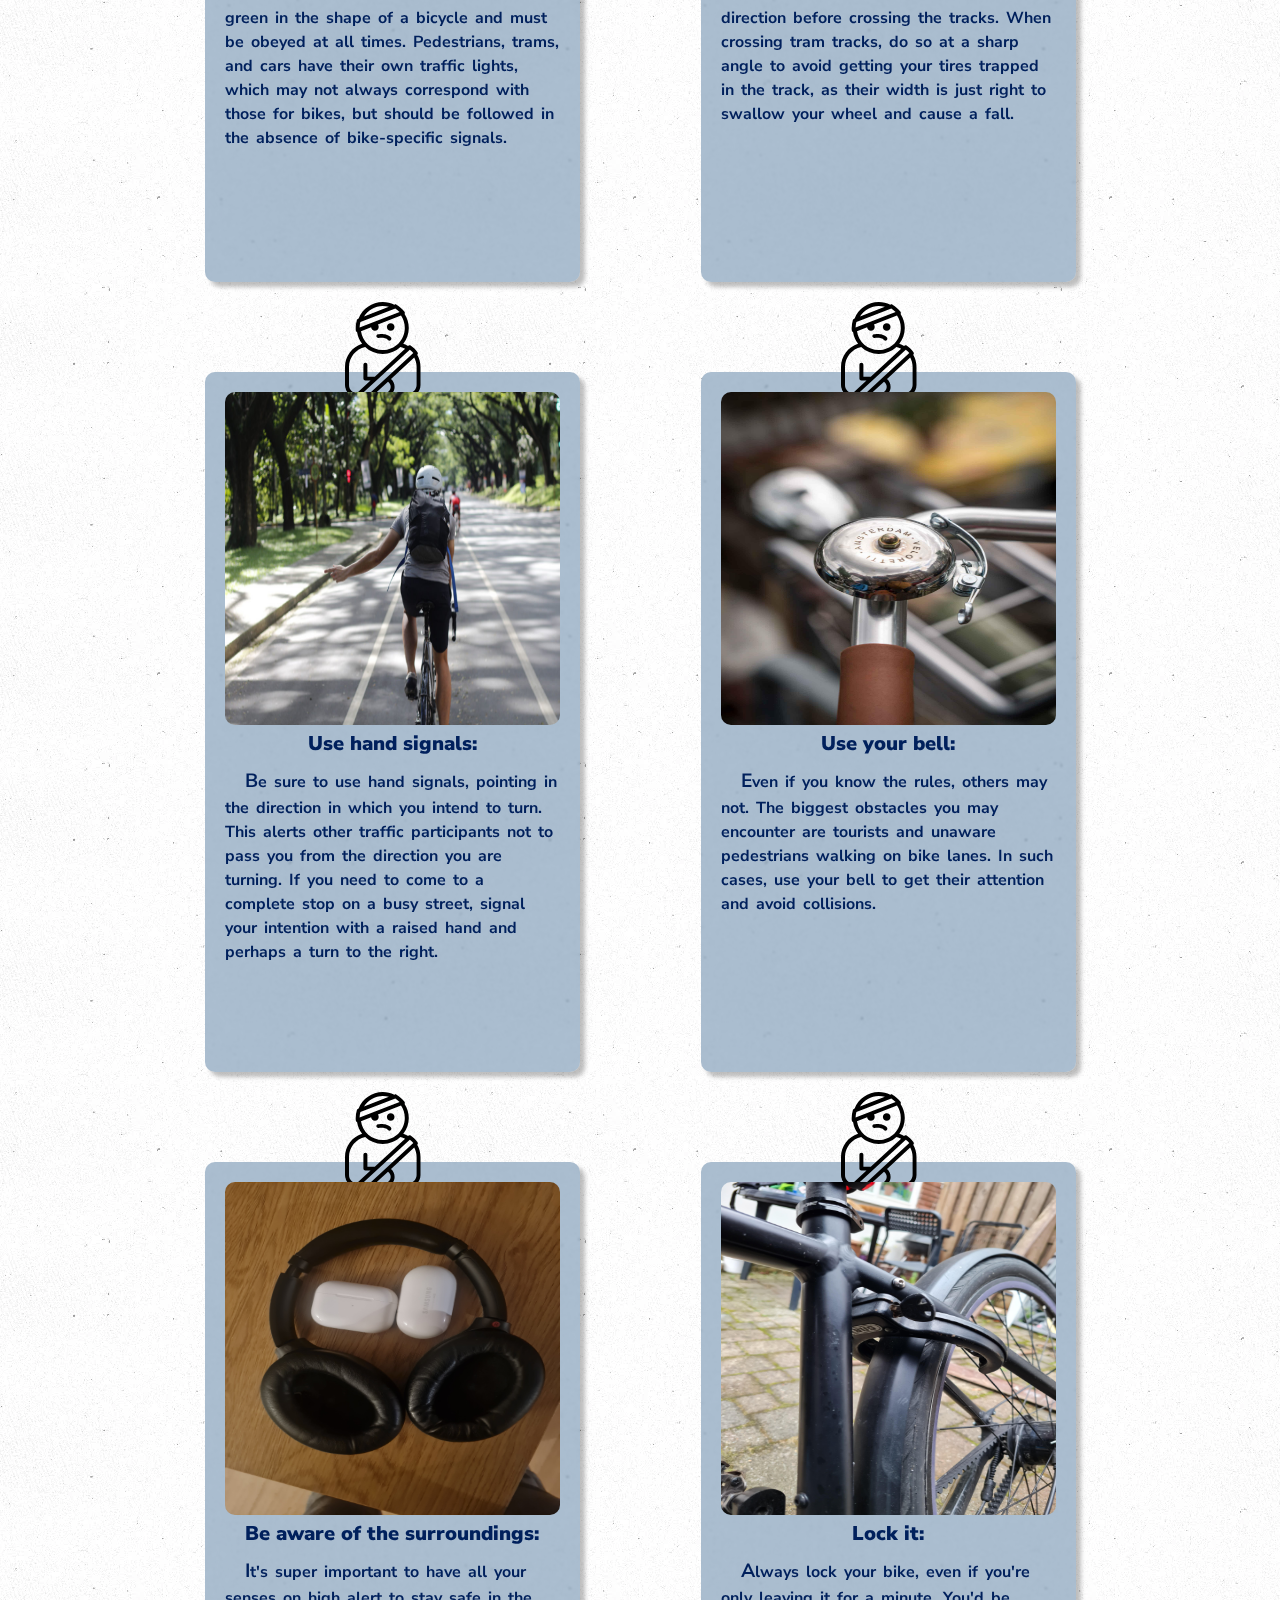
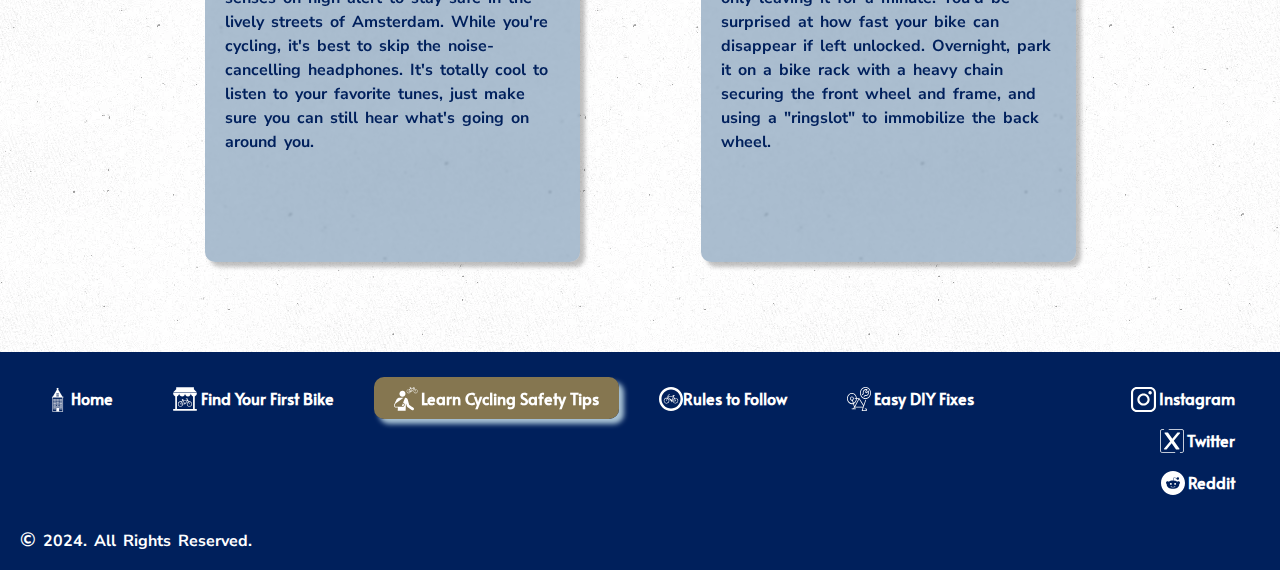
<file: SafetyPage.html>
<!DOCTYPE html>
<html lang="en">
<head>
    <meta charset="UTF-8">
    <meta name="viewport" content="width=device-width, initial-scale=1.0">
    <meta name="author" content="Milen Savov">
    <meta name="description" content="This is a sample
website created to demonstrate my HTML and CSS skills.">
    <meta name="keywords" content="HTML, CSS, Web
Design, Example, WebMarkup, Stroopwafel, Cycling, Amsterdam">
    <title>Safety Tips</title>
    <link rel="preconnect" href="https://fonts.googleapis.com">
<link rel="preconnect" href="https://fonts.gstatic.com" crossorigin>
<link href="https://fonts.googleapis.com/css2?family=Acme&family=Alata&family=Nunito+Sans:opsz,wght@6..12,200..1000&family=Poppins:ital,wght@0,100;0,200;0,300;0,400;0,500;0,600;0,700;0,800;0,900;1,100;1,200;1,300;1,400;1,500;1,600;1,700;1,800;1,900&display=swap" rel="stylesheet">
    <link rel="icon" type="image/png" href="Img/favicon-32x32.png">
    <link rel="stylesheet" type="text/css" href="css/style.css" />
</head>
<body>
    <a class="logoToHome" href="index.html">
        <header class="logo">
            <img class="logopic" src="./Img/Logopic.png" alt="logopic" title="Bike with Stroopwaflewheels">
            <h1>Fietsgang</h1>
        </header>
    </a>
    <header class="navbartop">
        <nav>
            <ul> 
                <li><a class="homeButton" href="index.html">Home</a></li>
                <li><a class="shoppingButton" href="ShoppingPage.html">Find Your First Bike</a></li>
                <li><a id="activeNav" class="safetyButton" href="SafetyPage.html">Learn Cycling Safety Tips</a></li>
                <li><a class="rulesButton" href="RulesPage.html">Rules to Follow</a></li>
                <li><a class="repairsButton" href="RepairsPage.html">Easy DIY Fixes</a></li>
            </ul>
        </nav>
    </header>
    <main>
    <section>
        <article id="heroImageSafety" class="hero-image">
            <article class="hero-text">
                <h2>Stay Safe, Ride Smart – <em>Essential Tips for Navigating Amsterdam on Two Wheels!</em></h2>
                <a href="ContactPage.html" class="CTAButtons">Contact Us</a>
            </article>
        </article>

        <article class="heroMobile">
            <article class="heroTextMobile">
                <img id="imageHeroMobile3" src="./Img/SafetyBanner.jpg" alt="Canaal" title="CanalPic">
                <h2>Stay Safe, Ride Smart – <em>Essential Tips for Navigating Amsterdam on Two Wheels!</em></h2>
                <a href="ContactPage.html" class="CTAButtons">Contact Us</a>
            </article>
        </article>
    </section>
    
        <section class="welcome-section">
            <article class="sectioncentring">
                <header class="welcome-section__intro">
                    <h2 class="section-title">Know where to ride!!!
                    </h2>
                    <p> (And where not to )</p>
                </header>
                <article class="welcome-section__body">
                <p>Amsterdam has an impressive 400 km (249 miles) of bike lanes, making cycling in the city safe. 
                    These lanes are usually on the right side of the streets or have a dedicated space alongside main roads, 
                    marked by a red-colored path. In the narrow city center canal streets, ride with the regular traffic, 
                    keeping to the right while allowing faster bikes and motorcycles to pass on the left. Always stick 
                    to the right, regardless of whether it's a bike lane or a small street. A good rule of thumb is to 
                    follow the orientation of the painted bikes on the bike lane to ensure you're riding on the correct side.
                </p>
                </article>
            </article>
           </section>

           <section id="second-hand" class="content1">
            <header><h2>Be aware, stay safe!</h2></header>
    
            <article class="infoCard">
                <header id="safety1" class="svgBackground"></header>
                <img src="./Img/TrafficLifgtFinal.webp" alt="AmsterdamBikeTrafficLight" class="infoCardPic" title="AmsterdamBikeTrafficLight">
                <h3>Bike traffic lights:
                    </h3>
                        <p>Bike traffic lights show red, yellow, and green in the shape of a bicycle and must be obeyed at 
                            all times. Pedestrians, trams, and cars have their own traffic lights, which may not always correspond 
                            with those for bikes, but should be followed in the absence of bike-specific signals.
                        </p>
                
            </article>

            <article class="infoCard">
                <header id="safety2" class="svgBackground"></header>
                <img src="./Img/TramTracks.gif" alt="RidinOverTramTracks" class="infoCardPic" title="Do's@dont'sWhileRidingOverTramTracks">
                <h3>Watch out for trams:
                    </h3>
                        <p>Always allow trams to pass from any direction before crossing the tracks. When crossing tram tracks, 
                            do so at a sharp angle to avoid getting your tires trapped in the track, as their width is just right to 
                            swallow your wheel and cause a fall.
                        </p>
                
            </article>
            
            <article class="infoCard">
                <header id="safety3" class="svgBackground"></header>
                <img src="./Img/HandSignals.jpg" alt="UsisngHandSignals" class="infoCardPic" title="CyclistUsingHandSignals">
                <h3>Use hand signals:
                    </h3>
                        <p>Be sure to use hand signals, pointing in the direction in which you intend to turn. This alerts other
                             traffic participants not to pass you from the direction you are turning. If you need to come to a complete 
                             stop on a busy street, signal your intention with a raised hand and perhaps a turn to the right.
                        </p>
                
            </article>
            <article class="infoCard">
                <header id="safety4" class="svgBackground"></header>
                <img src="./Img/Bell.jpg" alt="PictureOfaBell" class="infoCardPic" title="Bell">
                <h3>Use your bell:
                    </h3>
                        <p>Even if you know the rules, others may not. The biggest obstacles you may encounter are tourists and unaware 
                            pedestrians walking on bike lanes. In such cases, use your bell to get their attention and avoid collisions.
                        </p>
                
            </article>

            <article class="infoCard">
                <header id="safety5" class="svgBackground"></header>
                <img src="./Img/Headphones.jpg" alt="HeadsetVsBuds" class="infoCardPic" title="HeadsetVsBuds">
                <h3>Be aware of the surroundings:
                    </h3>
                        <p>It's super important to have all your senses on high alert to stay safe in the lively streets of Amsterdam. 
                            While you're cycling, it's best to skip the noise-cancelling headphones. It's totally cool to listen to your 
                            favorite tunes, just make sure you can still hear what's going on around you.
                        </p>
                
            </article>
            <article class="infoCard">
                <header id="safety6" class="svgBackground"></header>
                <img src="./Img/Ringlost.jpg" alt="CommonBikeLockingMechanism" class="infoCardPic" title="RingSlot">
                <h3>Lock it:
                    </h3>
                        <p>Always lock your bike, even if you're only leaving it for a minute. You'd be surprised at how fast your 
                            bike can disappear if left unlocked. Overnight, park it on a bike rack with a heavy chain securing the 
                            front wheel and frame, and using a "ringslot" to immobilize the back wheel.
                        </p>
                
            </article>

        </section>
       
      
       <footer>
        <nav class="nav-bottom">
            <ul>
                <li><a class="homeButton" href="index.html">Home</a></li>
                <li><a class="shoppingButton" href="ShoppingPage.html">Find Your First Bike</a></li>
                <li><a id="activeFooter" class="safetyButton" href="SafetyPage.html">Learn Cycling Safety Tips</a></li>
                <li><a class="rulesButton" href="RulesPage.html">Rules to Follow</a></li>
                <li><a class="repairsButton" href="RepairsPage.html">Easy DIY Fixes</a></li>
            </ul>
        </nav>
        <aside class="side-socials">
            <ul class="socials-list">
                <li><a id="instagram" class="socials-items" href="https://www.instagram.com/?hl=en">Instagram</a></li>
                <li><a id="twitter" class="socials-items" href="https://x.com/buitengebieden">Twitter</a></li>
                <li><a id="reddit" class="socials-items" href="https://www.reddit.com/r/bikewrench/">Reddit</a></li>
            </ul>
        </aside>
        <p class="rights">&copy; 2024. All Rights Reserved.<p>
       </footer>
    </main>
</body>
</html>
</file>
<file: css/style.css>
html{
    box-sizing: border-box; 
    scroll-behavior: smooth;
}  
*{
margin: 0;
padding: 0;   
box-sizing: border-box;
}
html, body {
    overflow-x: hidden;
}

/*Main colors*/
:root {
    --mainColor-color: #00205C;
    --delfColor-color: #A7C2D5;
    --darkBabyBlue-color: #306598;
    --BronzeColor-color: #857650;
    --backgroundDarkGrey-color: #bfbabe;
    --backgroundLightGrey-color: #c4c4c4;
    --altbackgroundDarkGrey-color: #262224;
    --accentDarkBrownish-color: #1F0000;
    --infocardBlue-color: rgba(87, 126, 162, 0.5);
}
/*Typography */

  

.nunito-sans {
    font-family: "Nunito Sans", sans-serif;
    font-weight: 400;
    font-style: normal;
    font-variation-settings:
      "wdth" 100,
      "YTLC" 500;
  }
  .acme-regular {
      font-family: "Acme", sans-serif;
      font-weight: 400;
      font-style: normal;
    }
  .alata-regular {
      font-family: "Alata", sans-serif;
      font-weight: 400;
      font-style: normal;
    }
    
    
    body{
        font-size: 16px;
        margin: 0 auto;
        background-color: var(--backgroundDarkGrey-color);
        background-image: url(https://milen714.github.io/web-markup/Img/bg-music.png);

    } 
    h1, h2 , h3{
        margin: 0;
    }
    p{
        font-size: 16px;
        margin-bottom: 0.85em;
        font-family: "Nunito Sans", sans-serif;
        font-weight: 700;
        color: var(--mainColor-color);
        line-height: 1.5;
        word-spacing: 3px;
        text-indent: 20px;

        
    }
    p::first-letter{
        font-size: 1.2em;
    }
    .hyperLinks{
        text-decoration: none;
        font-style: italic;
    }
    .hyperLinks:visited{
        text-decoration: underline;
        color: black;
    }
    h1{
        font-size: 40px;
        font-family: "Acme", sans-serif;
        color: var(--mainColor-color);
        letter-spacing: 2px;
        text-transform: uppercase;
    
    }
    h2{
        font-size: 2.1875em;
        font-family: "Poppins", sans-serif;
        font-weight: 700;
        font-style: normal;
    }
    h3{
        font-family: "Nunito Sans";
        font-size: 20px;
        font-style: normal;
        font-weight: 900;
        color: var(--mainColor-color);
    }
    em{
        font-style: italic;
    }

.logo{
    padding: 0.7em 0 0.7em;
    background-color: white;
}
.logoToHome{
    text-decoration: none;
}
header{
    padding:  1em 0 2em;
    
}
.logo{
    display: flex;
    justify-content: center;
   
    
}
.logo img{
    width: 60px;
}
.navbartop{    
    background-color: var(--mainColor-color);   
}


nav ul{
    display: flex;
    flex-wrap: wrap;
    list-style: none;
    margin: 0;
    padding: 0;
    justify-content: center;
    gap: 20px;
}
li{
    padding: 10px 0 10px;
}
li a{
    border: none;
    text-decoration: none;
    padding: 10px 20px;
    border-radius: 10px;
    background-color: transparent;
    font-size: 16px;
    color: white;
    font-family: "Alata", sans-serif;
    font-weight: 700;
}
.shoppingButton:before{
    content:"sas";
    color: transparent;
    padding-right: 1px;
    padding-bottom: 3px;
    width: 24px;
    height: 24px;
    margin-right: 3px;
    background: no-repeat;
    background-image: url(https://milen714.github.io/web-markup/Img/Svgs/NavbarShopIcon.svg);
}
.homeButton:before{
    content:"sa";
    padding-right: 3px;
    padding-bottom: 3px;
    color: transparent;
    width: 24px;
    height: 24px;
    background: no-repeat;
    background-image: url(https://milen714.github.io/web-markup/Img/Svgs/NavBarHomeIcon.svg);
}
.safetyButton::before{
    content:"sas";
    color: transparent;
    background: no-repeat;
    padding-bottom: 3px;
    width: 24px;
    height: 24px;
    margin-right: 3px;
    background-image: url(https://milen714.github.io/web-markup/Img/Svgs/NavBarSafetyIcon.svg);
}
.rulesButton::before{
    content:"sas";
    color: transparent;
    width: 24px;
    height: 24px;
    padding-bottom: 2px;
    background: no-repeat;
    background-image: url(https://milen714.github.io/web-markup/Img/Svgs/NavBarRulesIcon.svg)
}
.repairsButton::before{
    content:"sas";
    color: transparent;
    margin-right: 3px;
    background: no-repeat;
    padding-bottom: 4px;
    width: 24px;
    height: 25px;
    background-image: url(https://milen714.github.io/web-markup/Img/Svgs/NavBarDIWhyIcon.svg)
}
li a:hover, :focus, #activeNav, #activeFooter{
    background-color: var(--BronzeColor-color);
    backdrop-filter: blur(10px);
    border-bottom:var(--accentDarkBrownish-color) 5px;
    box-shadow: 5px 5px 5px var(--delfColor-color);
    
}
/* Hero Secttion Styles */
.hero-image{
    position: relative;
    height: 60vh;
    background-position: center;
    background-repeat: no-repeat;
    background-size: cover;
}
    
#heroImageHome{
    background-image: linear-gradient(rgba(0, 0, 0, 0.35), rgba(0, 0, 0, 0.35)), url(https://milen714.github.io/web-markup/Img/CentralBack.jpg);
}
#heroImageShopping{
    background-position: center 30%;
    background-size: cover;
    background-image: linear-gradient(rgba(0, 0, 0, 0.35), rgba(0, 0, 0, 0.35)), url(https://milen714.github.io/web-markup/Img/ShopingBanner.jpg);
}
#heroImageSafety{
    background-position: center 43%;
    background-size: cover;
    background-image: linear-gradient(rgba(0, 0, 0, 0.35), rgba(0, 0, 0, 0.35)), url(https://milen714.github.io/web-markup/Img/SafetyBanner.jpg);
}
#heroImageRules{
    background-image: linear-gradient(rgba(0, 0, 0, 0.45), rgba(0, 0, 0, 0.45)), url(https://milen714.github.io/web-markup/Img/RulesBanner.jpg);
}
#heroImageRepairs{
    background-position: center 30%;
    background-size: cover;
    background-image: linear-gradient(rgba(0, 0, 0, 0.45), rgba(0, 0, 0, 0.45)), url(https://milen714.github.io/web-markup/Img/windmill.jpg);
}
#heroImageContactUs{
    background-position: center 30%;
    background-size: cover;
    background-image: linear-gradient(rgba(0, 0, 0, 0.45), rgba(0, 0, 0, 0.45)), url(https://milen714.github.io/web-markup/Img/Contactusbanner2.jpg);

}


.heroMobile{
    display: flex;
    flex-direction: column;
    text-align: center;
}
.heroTextMobile{
    display: flex;
    flex-wrap: wrap;
    flex-direction: row;
    justify-content: space-around;
    color: var(--mainColor-color);
    margin-bottom: 20px;

}
#imageHeroMobile{
    width: 100vw;
    height: 400px;
    
}
#imageHeroMobile3{
    width: 100vw;
    height: 400px;
}
#imageHeroMobile4{
    width: 100vw;
    height: 400px;
}
#imageHeroMobile5{
    width: 100vw;
    height: 400px;
}
#imageHeroMobile6{
    width: 100vw;
    height: 400px;
}





.hero-text{
    position: absolute;
    display: flex;
    flex-wrap: wrap;
    flex-direction: row;
    justify-content: space-around;
    text-align: center;
    position: absolute;
    top: 50%;
    left: 50%;
    transform: translate(-100%, -39%);
    color: white;
}

    
.CTAButtons{
    margin-top: 25px;
    padding: 10px 20px;
    background-color: var(--darkBabyBlue-color);
    color: white;
    font-size: 16px;
    border-radius: 10px;
    font-family: "Alata", sans-serif;
    font-weight: 900;
    text-decoration: none;
    border-bottom:var(--accentDarkBrownish-color) 5px;
    box-shadow: 5px 5px 0 0 black;
    position: relative;
}
.CTAButtons::after{
    position: absolute;
    content: "";
    border-radius: 10px;
    width: 100%;
    height: 100%;
    top: 0;
    left: 0;
    opacity: 0;
    z-index: -1;
    background-color: var(--BronzeColor-color);
    transition: 300ms linear;
}
.CTAButtons:hover{
    background-color: transparent;
    box-shadow: -5px -5px 0 0 black;
    
}
.CTAButtons:hover::after{
    opacity: 1;
}
/* Welcome Section Styles */

.welcome-section{
    display: flex;
    justify-content: center;
    text-align: center;
    color: var(--mainColor-color);
}
#shopbuttons{
    display: flex;
    flex-direction: row;
    justify-content: space-around;

}

.sectioncentring{
    width: 80%;    
}
.sectioncentring header:nth-child(2){
    max-width: 100vw;
}
.sectioncentring a{
    float: left;
    
    color: black;
    text-decoration: underline;
    font-family: "Alata", sans-serif;
    font-size: 1em;
    font-weight: 400;
}
.sectioncentring a:nth-child(2){
    float: right;
}
.sectioncentring p:nth-child(1){
    margin-bottom: 23px;
}
.sectioncentring p:nth-child(4){
    margin-top: 46px;
    text-align: center;   
}
/* Detail page content styles */
.content1{
    display: flex;
    flex-direction: row;
    flex-wrap: wrap;
    gap: 0px 121px;
    justify-content: center;
}
.content1 header{
    padding: 0;
    margin: 45px 0 90px 0;
    text-align: center;
    color: white;
    width: 90vw;
    border-radius: 10px;
    background-color: var(--mainColor-color);
}
#new #newbuying{
    margin: 0 0 90px 0;
}


.mission .sectioncentring{
    align-items: center;
}
.mission{
    display: flex;
    flex-direction: column;
    align-items: center;
    gap: 10px;
    text-align: center;
    color: var(--mainColor-color);
}
.mission p{
    margin-bottom: 45px;
}
figcaption{
    font-size: 10px;
    font-family: "Nunito Sans", sans-serif;
    font-weight: 400;
    color: var(--mainColor-color);
}

.infoCardPic{
    width: 335px;
    height: 333.33px;
    border-radius: 10px;
    
} 
.mission-section__body{
    display: flex;
    align-content: center;
    flex-direction: row;
    flex-wrap: wrap;
    justify-content: center;
    align-items: stretch;
    gap: 0px 121px;   
}
.svgBackground{
    position: absolute;
    width: 95px;
    height: 95px;
    z-index: -1;
    background-repeat: no-repeat;
}
.infoCard{
    position: relative;
    display: flex;
    flex-direction: column;
    align-items: center;
    flex-shrink: 1;
    margin-bottom: 90px;
    width: 375px;
    height: 700px;
    padding: 20px;
    border-radius: 10px;
    background-color: rgba(87, 126, 162, 0.50);
    backdrop-filter: blur(1px);
    box-shadow: 5px 5px 4px 0px rgba(0, 0, 0, 0.25);     
}
.infoCard h3{
    margin-top: 5px;
    margin-bottom: 10px;
}
.infoCard :after{
    position: absolute;
    top: 0;
    left: 0;
    z-index: -1;
    content: "";
    width: 100%;
    height: 100%;
    border-radius: 10px;    
}
/* contentpages locations top: -75px;
    left: 150px;*/
    /*img{
        animation: gog 5s infinite linear;
    }
    @keyframes gog {
        from{
          transform: rotate(0deg);
        }
        to{
            transform: rotate(360deg);
        }
        
    }  */
#svgHomePage1{
    bottom:  100px;
    left: 140px;
    background-image: url(https://milen714.github.io/web-markup/Img/Svgs/Wheel.svg);
}
#svgHomePage2{
    width: 54px;
    bottom:  100px;
    left: 165px;
    background-image: url(https://milen714.github.io/web-markup/Img/Svgs/Belasting.svg);
}
#svgHomePage3{
    bottom:  100px;
    left: 155px;
    background-image: url(https://milen714.github.io/web-markup/Img/Svgs/InjurySvg.svg);
}
#svgHomePage4{
    bottom:  100px;
    left: 145px;
    background-image:  url(https://milen714.github.io/web-markup/Img/Svgs/SpinniBoy.svg);
}
/*Shop page InfoCard Svgs*/

#shopP1, #shopP3, #shopP5{
    top: -115px;
    width: 95px;
    left: 140px;
    background-image: url(https://milen714.github.io/web-markup/Img/Svgs/Wheel.svg);
    background-color: rgba(255, 255, 255, 0);
}
#shopP2, #shopP4, #shopP6, #shopP8{
    top: -115px;
    width: 95px;
    left: 140px;
    background-image: url(https://milen714.github.io/web-markup/Img/Svgs/StroopWaffel.png);
    background-color: rgba(255, 255, 255, 0);
}
#elites{
    top: -115px;
    width: 95px;
    left: 140px;
    background-image: url(https://milen714.github.io/web-markup/Img/Svgs/Oatly.svg);
    background-color: rgba(255, 255, 255, 0);
}
/*Safety Page Svgs*/
#safety1, #safety2, #safety3, #safety4, #safety5, #safety6{
    top: -115px;
    width: 95px;
    left: 140px;
    background-image: url(https://milen714.github.io/web-markup/Img/Svgs/InjurySvg.svg);
    background-color: rgba(255, 255, 255, 0);
}
/*Rules Svgs*/
#rules1, #rules2, #rules3, #rules4, #rules5, #rules6, #rules7, #rules8{
    top: -115px;
    width: 95px;
    left: 180px;
    background-image: url(https://milen714.github.io/web-markup/Img/Svgs/Rules.svg);
    background-color: rgba(255, 255, 255, 0);
}
#rules1::before, #rules2::before, #rules3::before, #rules4::before, #rules5::before, #rules6::before, #rules7::before, #rules8::before{
    position: absolute;
    right: 38px;
    content:"sas";
    color: transparent;
    padding: 15px;
    padding-bottom: 90px;
    background: no-repeat;
    width: 90px;
    height: 90px;
    margin-right: 3px;
    background-image: url(https://milen714.github.io/web-markup/Img/Svgs/Belasting.svg);

}

/*Repairs Svgs*/
#repairs1, #repairs2, #repairs3, #repairs4, #repairs5, #repairs6, #repairs7{
    top: -115px;
    width: 95px;
    left: 140px;
    background-image: url(https://milen714.github.io/web-markup/Img/Svgs/SpinniBoy.svg);
    background-color: rgba(255, 255, 255, 0);
}

/* Contact page */
.contactInfo{
    display: flex;
    flex-wrap: wrap;
    flex-direction: row;
    justify-content: center;
    
}
.contactInfoContent{
    position: relative;
    margin-bottom: 45px;
    margin-top: 45px;
    width: 400px;
    height: 700px;
    padding: 20px;
    border-radius: 10px 0 0 10px;
    background-color: var(--infocardBlue-color);
}
.contactInfoContent header>h2{
    color: var(--mainColor-color);
    text-align: center;
}
#animatedLogo{
    position: absolute;
    z-index: -1;
    width: 429px;
    height: 320px;
    top: 375px;
}
.stroopwheels{
    width: 110px;
    height: 110px;
}
#frontWheel{
    position: absolute;
    top: 512px;
    left: 270px;
    z-index: -2;
}
#backWheel{
    position: absolute;
    top: 513px;
    left: 76px;
    z-index: -2;
}
fieldset{
    border: 0;
}

legend h2{
    color: var(--mainColor-color);
}
legend{
    padding: 20px; 
}
#mandatoryfields{
   float: right;
}
#mandatoryfields strong{
    font-size: 16px;
    font-style: italic;
}
.aster{
    font-size: 20px;
    color: rgb(175, 32, 32);
}
.forms{
    margin-bottom: 45px;
    border-style: solid;
    border-color: var(--infocardBlue-color);
    border-width: 2px;
    border-radius: 0 10px 10px 0;
    box-shadow: 5px 5px 4px 0px rgba(0, 0, 0, 0.25);
    margin-top: 45px;
    padding-left: 25px;
    padding-right: 25px;
    width: 400px;
    height: 700px;
}
label, input, textarea{
  display: block;
  background-color: white;
}
label{
    background-color: rgba(255, 255, 255, 0);
    font-family: "Nunito Sans", sans-serif;
    font-weight: 700;
    font-size: 16px;
    color: var(--mainColor-color);
    margin-top: 19px;
}
label:nth-child(2){
    margin-top: 0;
}
#title, #fname, #lname, #message, #phoneNumber, #email{
    border-radius: 10px;
    border-color: #306598;
    border: solid var(--delfColor-color) 2px;
    background: #bfbabe00;
    padding: 5px;
}
#message{
    width: 50%;
}


#submitbutton{
    margin-top: 25px;
    padding: 10px;
    background-color: var(--mainColor-color);
    color: white;
    box-shadow: -5px -5px 4px 0px #306598;
    border-radius: 10px;
    float: right;
    font-family: "Alata", sans-serif;
    font-weight: 900;
    font-size: 16px;
    border: 0;
}
#submitbutton::before{
    content:"saS";
    color: transparent;
    width: 64px;
    height: 30px;
    margin-right: 3px;
    padding-right: 43px;
    padding-bottom: 5px;
    background-size: cover;
    background-image: url(https://milen714.github.io/web-markup/Img/Svgs/BackfietsSvg.svg);
}
#submitbutton:hover{
    background-color: green;
    box-shadow: 5px 5px 4px 0px rgb(39, 225, 39);
    transition: ease-in 500ms;
}

/* footer */
footer{
    display: grid;
    grid-template-rows: 50% 30% 20%;
    grid-template-columns: 80% 20%;
    
    background-color: var(--mainColor-color);
    
}
footer ul{
    list-style: none;
    margin: 0;
    padding: 0;
}
.nav-bottom{
    margin-top: 25px;
    grid-row: 1;
}
.side-socials
{
    grid-row: 1;
    text-align: end;
    margin: 25px;  
}
.socials-list{
    display: flex;
    flex-direction: column;
    list-style: none;
    margin: 0;
    padding: 0;
    justify-content: center;
}
aside a{
    text-decoration: none;
    color: white;
    font-weight: 900;
    font-size: 16px;
    font-family: "Alata", sans-serif;
    border: none;
    padding: 10px 20px;
}
#instagram::before{
    content:"saS";
    color: transparent;
    width: 30px;
    height: 30px;
    margin-right: 3px;
    padding-bottom: 3px;
    background-size: cover;
    background-image: url(https://milen714.github.io/web-markup/Img/Svgs/Instagram.svg);
}
#twitter::before{
    content:"sas";
    color: transparent;
    width: 24px;
    height: 26px;
    margin-right: 3px;
    padding-bottom: 2px;
    background-image:  url(https://milen714.github.io/web-markup/Img/Svgs/SocialTwitter.svg);
}
#reddit::before{
    content:"sas";
    color: transparent;
    width: 24px;
    height: 26px;
    margin-right: 3px;
    padding-bottom: 2px;
    background-image: url(https://milen714.github.io/web-markup/Img/Svgs/Reddit.svg);
}
.rights{
    margin: 0;
    grid-row:3;
    color: white;
}
strong{
    font-size: 9px;
    font-style: italic;
}
.cookies{
    position: absolute;
    bottom: 20px;
    left: 0%;
    z-index: 9999;
    display: flex;
    justify-content: center;
    align-items: center;
}

.popUp{
    position: relative;
    width: 95px;
    height: 95px;
    background-image: url(https://milen714.github.io/web-markup/Img/Svgs/Cookies.svg);
}
.popUp p{
    position: absolute;
    top: 37px;
    left: 0;
    color: var(--mainColor-color);
    text-align: center;
    text-indent: 0;
    line-height: 7px;
}



@media only screen and (min-width: 769px){
    .heroMobile{
        display: none;
    }
}
@media only screen and (max-width: 768px){
    .hero-text h2{
        font-size: 1.4em;
    }
    #shopbuttons{
        display: block;
    }
    .mission-section__body{
        flex-direction: column;
    }
    footer{
        grid-template-columns: 100%;
    }
    .side-socials{
        grid-row: 2;
    }
    .socials-list{
        flex-direction: row;
        justify-content: space-evenly;
        margin-top: 20px;
    }
    .contactInfoContent{
        margin-bottom: 0;
        border-radius: 10px;
    }
    .forms{
        margin-top: 0;
        border-radius: 10px;
        
    }
    .hero-image{
        display: none;
    }
    .cookies{
        bottom: 32%;
        left: 37%;
    }
    
}
@media screen and (max-width: 450px){
    .cookies{
        bottom: 27%;
        left: 37%;
    }
}
@media screen and (max-width: 330px){
    .cookies{
        bottom: 15%;
        left: 37%;
    }
}
</file>
<file: css/styleAnimations.css>
#svgHomePage1, #svgHomePage4, #shopP1, #shopP3, #shopP5, #shopP2, #shopP4, #shopP6, #shopP8, 
#repairs1, #repairs2, #repairs3, #repairs4, #repairs5, #repairs6, #repairs7,
#frontWheel, #backWheel{
    animation: gog 5s infinite linear;
}
@keyframes gog {
    from{
      transform: rotate(0deg);
    }
    to{
        transform: rotate(360deg);
    }
    
}
</file>
